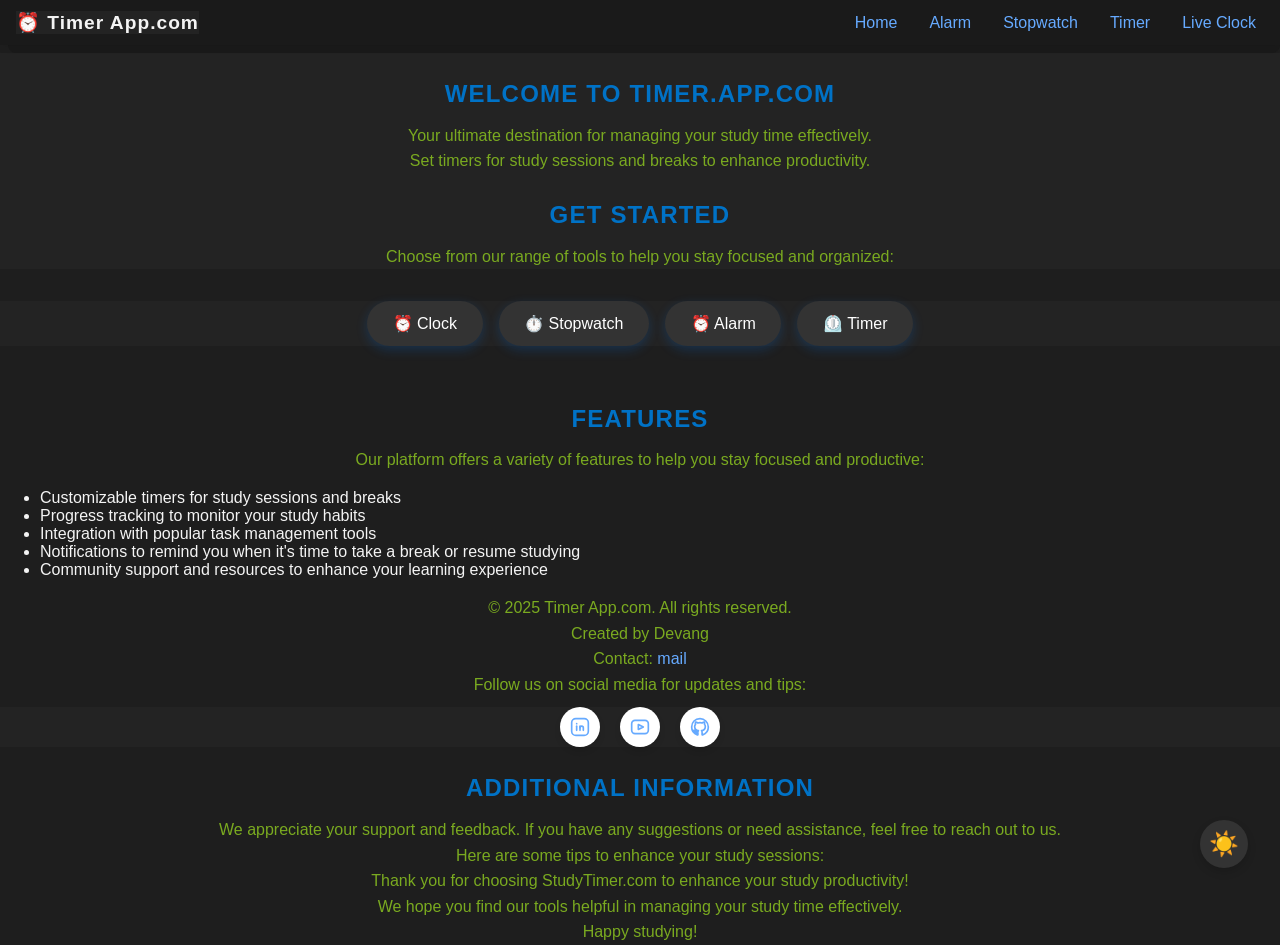
<file: index.html>
<!DOCTYPE html>
<html lang="en">
<head>
    <!-------------------
    Basic meta tags for character encoding and responsive layout
    --------------------------->
    <meta charset="UTF-8">
    <meta name="viewport" content="width=device-width, initial-scale=1.0">    
    
    <!-------------------
    Page Title and SEO Metadata
    --------------------------->
    <title>homepage</title>
    <meta name="author" content="Devang">
    <meta name="description" content="Timer.App.com - Your ultimate destination for managing your study time effectively. Set timers for study sessions and breaks to enhance productivity.">
    <meta name="keywords" content="study timer, productivity, time management, study sessions, breaks, focus, organization">

    <!----------------------
    Link to external stylesheet 
    --------------------------->
    <link rel="stylesheet" href="homepage.css">
</head>
<body>

<!---------------------
Top navigation bar with logo and page links 
--------------------------->
    <nav class="navbar">
        <div class="navbar-brand">⏰ Timer App.com</div>
        <ul class="navbar-links">
            <li><a href="index.html">Home</a></li>
            <li><a href="alarm.html">Alarm</a></li>
            <li><a href="stopwatch.html">Stopwatch</a></li>
            <li><a href="timer.html">Timer</a></li>
            <li><a href="liveclock.html">Live Clock</a></li>
        </ul>
    </nav>

    <!-----------------
    Breadcrumb navigation for better user orientation 
    --------------------------->
    <nav class="breadcrumb-nav" aria-label="Breadcrumb" style="margin: 1.2rem 0 0 0.5rem;">
        <ol class="breadcrumb">
            <li><a href="index.html">Home</a></li>
        </ol>
    </nav>

    <!-----------------------------
    Introduction section with welcome message and overview 
    --------------------------->
    <div class="container" id>
        <h1>Welcome to Timer.App.com</h1>
        <p>Your ultimate destination for managing your study time effectively.</p>
        <p>Set timers for study sessions and breaks to enhance productivity.</p>
        <h2>Get Started</h2>
        <p>Choose from our range of tools to help you stay focused and organized:</p>
    </div>

    <!------------------------------------
    Buttons linking to available time management tools 
    ------------------------------------>
    <div class="tool-buttons">
        <a href="liveclock.html"><button>⏰ Clock</button></a>
        <a href="stopwatch.html"><button>⏱️ Stopwatch</button></a>
        <a href="alarm.html"><button>⏰ Alarm</button></a>
        <a href="timer.html"><button>⏲️ Timer</button></a>
    </div>

    <!-------------------------
    Features list section describing what the platform offers 
    --------------------------->
    <h2>Features</h2>
    <p>Our platform offers a variety of features to help you stay focused and productive:</p>
    <ul>
        <li>Customizable timers for study sessions and breaks</li>
        <li>Progress tracking to monitor your study habits</li>
        <li>Integration with popular task management tools</li>
        <li>Notifications to remind you when it's time to take a break or resume studying</li>
        <li>Community support and resources to enhance your learning experience</li>
    </ul>

</div>

</body>

    <!--------------------------
    Footer section with contact information and social links
    --------------------------->
    <footer class="footer">
        <p>&copy; 2025 Timer App.com. All rights reserved.</p>
        <p>Created by Devang</p>
        <p>Contact: <a href="mailto:devangworkid@gmail.com">mail</a></p>

        <!----------------------
        Social media links with icons and tooltips
        --------------------------->
        <p>Follow us on social media for updates and tips:</p>
    
        <div class="social-icons">

            <!--------------------------
            LinkedIn
            --------------------------->
            <a href="https://www.linkedin.com/in/devang-Singh-41642a366" class="social-icon" target="_blank" rel="noopener">
                <span class="tooltip">LinkedIn</span>
                <svg xmlns="http://www.w3.org/2000/svg" viewBox="0 0 24 24" fill="none" stroke="currentColor" stroke-width="2" stroke-linecap="round" stroke-linejoin="round" class="feather feather-linkedin">
                    <rect x="2" y="2" width="20" height="20" rx="5" ry="5"></rect>
                    <line x1="8" y1="11" x2="8" y2="16"></line>
                    <line x1="8" y1="8" x2="8" y2="8"></line>
                    <line x1="12" y1="16" x2="12" y2="11"></line>
                    <path d="M16 16v-3a2 2 0 0 0-4 0"></path>
                </svg>
            </a>

            <!--------------------------
            YouTube
            --------------------------->
            <a href="https://www.youtube.com/@script_dev-e3i" class="social-icon" target="_blank" rel="noopener">
                <span class="tooltip">YouTube</span>
                <svg xmlns="http://www.w3.org/2000/svg" viewBox="0 0 24 24" fill="none" stroke="currentColor" stroke-width="2" stroke-linecap="round" stroke-linejoin="round" class="feather feather-youtube">
                    <rect x="2" y="4" width="20" height="16" rx="4" ry="4"></rect>
                    <polygon points="10 9 16 12 10 15 10 9"></polygon>
                </svg>
            </a>
            <!--------------------------
            Github
            --------------------------->
            <a href="https://github.com/Devangdaksh" class="social-icon" target="_blank" rel="noopener">
                <span class="tooltip">GitHub</span>
                <svg xmlns="http://www.w3.org/2000/svg" viewBox="0 0 24 24" fill="none" stroke="currentColor" stroke-width="2" stroke-linecap="round" stroke-linejoin="round" class="feather feather-github">
                    <path d="M12 2C6.13 2 2 6.13 2 12c0 4.42 2.87 8.17 6.84 9.5.5.09.66-.22.66-.48 0-.24-.01-.87-.01-1.7-2.78.6-3.37-1.34-3.37-1.34-.45-1.16-1.1-1.47-1.1-1.47-.9-.62.07-.61.07-.61 1 .07 1.53 1.03 1.53 1.03.89 1.52 2.34 1.08 2.91.83.09-.65.35-1.08.63-1.33-2.22-.25-4.56-1.11-4.56-4.95 0-1.09.39-1.98 1.03-2.68-.1-.25-.45-1.27.1-2.65 0 0 .84-.27 2.75 1.02A9.56 9.56 0 0 1 12 6.8c.85.004 1.71.115 2.51.337 1.91-1.29 2.75-1.02 2.75-1.02.55 1.38.2 2.4.1 2.65.64.7 1.03 1.59 1.03 2.68 0 3.85-2.34 4.7-4.57 4.95.36.31.68.92.68 1.85 0 1.33-.01 2.41-.01 2.74 0 .27.16.58.67.48A10.01 10.01 0 0 0 22 12c0-5.87-4.73-10-10-10z"/>
                </svg>
            </a>
        </div>
        </p>
    </footer>

    <!--------------------------
    Additional information section with thank you message and study tips
    --------------------------->
    <h2>Additional Information</h2>
    <p>We appreciate your support and feedback. If you have any suggestions or need assistance, feel free to reach out to us.</p>
    <p>Here are some tips to enhance your study sessions:</p>
    <p>Thank you for choosing StudyTimer.com to enhance your study productivity!</p>
    <p>We hope you find our tools helpful in managing your study time effectively.</p>
    <p>Happy studying!</p>

    <!--------------------------------
    Theme toggle button for switching dark/light mode
    --------------------------->
    <button class="theme-toggle-btn" id="darkModeToggle" title="Toggle dark mode">🌙</button>

    <!------------------------------ 
    JavaScript file for homepage functionality 
     --------------------------->
    <script src="homepage.js"></script>
</html>
</file>
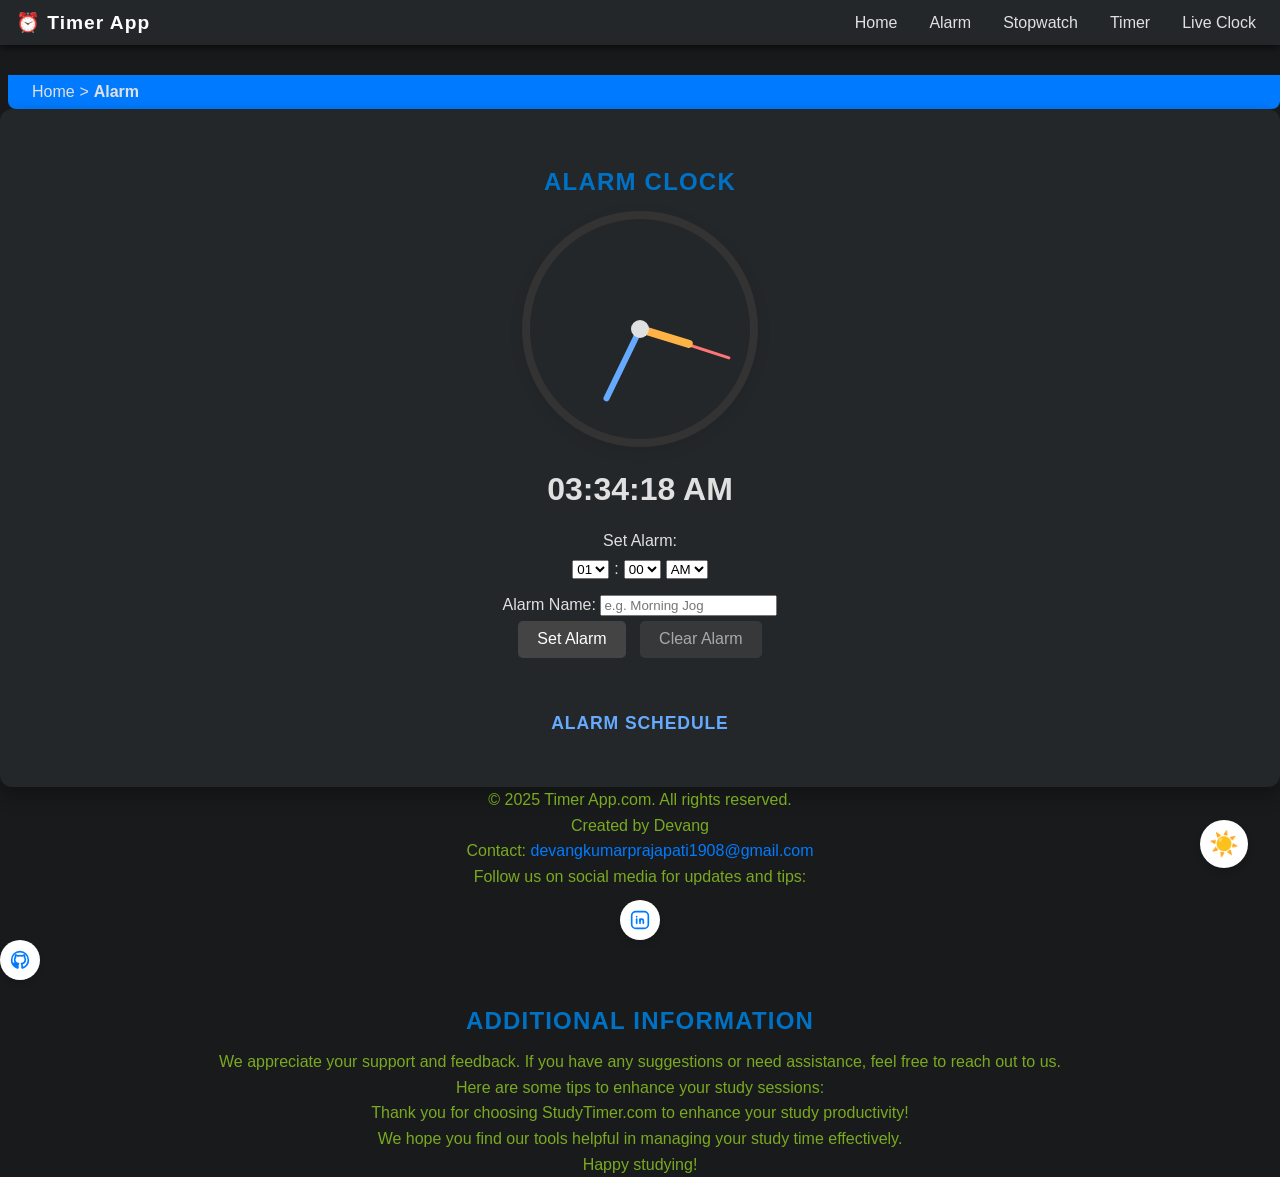
<file: alarm.html>
<!DOCTYPE html>
<html lang="en">
<head>
    <!---------------
    Basic meta tags for character encoding and responsive layout 
    ------------------>
    <meta charset="UTF-8">
    <meta name="viewport" content="width=device-width, initial-scale=1.0">    

    <!-------------------
    Page Title and SEO Metadata
    ------------------>
    <title>Alarm Clock</title>
    <meta name="author" content="Devang">
    <meta name="description" content="Alarm Clock - Set alarms and wake up on time.">
    <meta name="keywords" content="alarm clock, wake up, time, productivity">

    <!--------------
    External Stylesheet and Favicon
    ------------------>
    <link rel="stylesheet" href="alarm.css">
    <link rel="icon" href="favicon.ico" type="image/x-icon">
</head>

<body>

    <!--------------
    Top Navigation Bar 
    ------------------>
    <nav class="navbar">
        <div class="navbar-brand">⏰ Timer App</div>
        <ul class="navbar-links">
            <li><a href="index.html">Home</a></li>
            <li><a href="alarm.html">Alarm</a></li>
            <li><a href="stopwatch.html">Stopwatch</a></li>
            <li><a href="timer.html">Timer</a></li>
            <li><a href="liveclock.html">Live Clock</a></li>
        </ul>
    </nav>

    <!--------------
    -Breadcrumb Navigation for Contextual Page Trail 
    ------------------->
    <nav class="breadcrumb-nav" aria-label="Breadcrumb" style="margin: 1.2rem 0 0 0.5rem;">
        <ol class="breadcrumb">
            <li><a href="index.html">Home</a></li>
            <li>&gt;</li>
            <li><a href="alarm.html">Alarm</a></li>
        </ol>
    </nav>

    <!---------------
    Main Container for Alarm Clock UI 
    --------------------->
    <div class="container">

        <h1>Alarm Clock</h1>
        <!---------------
        Toggle Button for Dark Mode
        ------------------->
        <button class="dark-toggle-btn" id="darkModeToggle">🌙</button>

        <!-----------------
        Clock Display: Both Analog and Digital
        ------------------>
        <div class="timer-container">

            <!-----------------
            Analog Clock Layout with Hands
            ------------------->
            <div id="analogClock" class="analog-clock">
                <div class="hand hour" id="hourHand"></div>
                <div class="hand minute" id="minuteHand"></div>
                <div class="hand second" id="secondHand"></div>
                <div class="center-dot"></div>
            </div>

            <!-----------------
            Digital Clock Display
            ------------------->
            <div id="clockDisplay" class="timer-display">00:00:00</div>
        </div>

        <!---------------------
        Alarm Input Section
        --------------------->
        <div class="alarm-set">
            <label for="alarmTime">Set Alarm:</label>
            <input type="time" id="alarmTime" required>
        </div>

        <!-------------
        Input Field for Naming the Alarm
        ------------------->
        <div style="margin-top: 0.5rem;">
            <label for="alarmLabel">Alarm Name:</label>
            <input type="text" id="alarmLabel" placeholder="e.g. Morning Jog">
        </div>

        <!----------------
        Buttons to Set and Clear the Alarm
        ------------------------->
        <div class="controls">
            <button id="setAlarmBtn">Set Alarm</button>
            <button id="clearAlarmBtn" disabled>Clear Alarm</button>
        </div>

        <!------------------
        Dynamic Status Message for Alarm
        ------------------->
        <div id="alarmStatus"></div>

        <!------------------
        Scheduled Alarms List
        ------------------->
        <div id="alarmSchedule" class="alarm-schedule">
            <h3>Alarm Schedule</h3>
            <ul id="alarmList"></ul>
        </div>

        <!------------------
        Modal Popup when Alarm Rings
        ------------------->
        <div id="alarmModal" class="modal">
            <div class="modal-content">
                <h2>⏰ Alarm Ringing!</h2>
                <p id="modalLabel"></p>
                <button id="stopAlarmBtn">Stop Alarm</button>
            </div>
        </div>
    </div>

    <!---------------------
    Audio Elements for Alarm and Background Music
    ------------------->
    <audio id="alarmSound" src="https://www.soundjay.com/misc/sounds/bell-ringing-05.mp3" preload="auto"></audio>
    <audio id="backgroundMusic" src="https://www.soundhelix.com/examples/mp3/SoundHelix-Song-1.mp3" preload="auto"></audio>
</body>
    <!--------------------------
    Footer section with contact information and social links
    --------------------------->
    <footer class="footer">
        <p>&copy; 2025 Timer App.com. All rights reserved.</p>
        <p>Created by Devang</p>
        <p>Contact: <a href="mailto:devangkumarprajapati1908@gmail.com">devangkumarprajapati1908@gmail.com</a></p>

        <!----------------------
        Social media links with icons and tooltips
        --------------------------->
        <p>Follow us on social media for updates and tips:</p>
    
        <div class="social-icons">

            <!--------------------------
            LinkedIn
            --------------------------->
            <a href="https://www.linkedin.com/in/devang-Singh-41642a366" class="social-icon" target="_blank" rel="noopener">
                <span class="tooltip">LinkedIn</span>
                <svg xmlns="http://www.w3.org/2000/svg" viewBox="0 0 24 24" fill="none" stroke="currentColor" stroke-width="2" stroke-linecap="round" stroke-linejoin="round" class="feather feather-linkedin">
                    <rect x="2" y="2" width="20" height="20" rx="5" ry="5"></rect>
                    <line x1="8" y1="11" x2="8" y2="16"></line>
                    <line x1="8" y1="8" x2="8" y2="8"></line>
                    <line x1="12" y1="16" x2="12" y2="11"></line>
                    <path d="M16 16v-3a2 2 0 0 0-4 0"></path>
                </svg>
            </a>
        </div>
        </p>
            <!--------------------------
            Github
            --------------------------->
            <a href="https://github.com/Devangdaksh" class="social-icon" target="_blank" rel="noopener">
                <span class="tooltip">GitHub</span>
                <svg xmlns="http://www.w3.org/2000/svg" viewBox="0 0 24 24" fill="none" stroke="currentColor" stroke-width="2" stroke-linecap="round" stroke-linejoin="round" class="feather feather-github">
                    <path d="M12 2C6.13 2 2 6.13 2 12c0 4.42 2.87 8.17 6.84 9.5.5.09.66-.22.66-.48 0-.24-.01-.87-.01-1.7-2.78.6-3.37-1.34-3.37-1.34-.45-1.16-1.1-1.47-1.1-1.47-.9-.62.07-.61.07-.61 1 .07 1.53 1.03 1.53 1.03.89 1.52 2.34 1.08 2.91.83.09-.65.35-1.08.63-1.33-2.22-.25-4.56-1.11-4.56-4.95 0-1.09.39-1.98 1.03-2.68-.1-.25-.45-1.27.1-2.65 0 0 .84-.27 2.75 1.02A9.56 9.56 0 0 1 12 6.8c.85.004 1.71.115 2.51.337 1.91-1.29 2.75-1.02 2.75-1.02.55 1.38.2 2.4.1 2.65.64.7 1.03 1.59 1.03 2.68 0 3.85-2.34 4.7-4.57 4.95.36.31.68.92.68 1.85 0 1.33-.01 2.41-.01 2.74 0 .27.16.58.67.48A10.01 10.01 0 0 0 22 12c0-5.87-4.73-10-10-10z"/>
                </svg>
            </a>
        </div>
        </p>
    </footer>

    <!--------------------------
    Additional information section with thank you message and study tips
    --------------------------->
    <h2>Additional Information</h2>
    <p>We appreciate your support and feedback. If you have any suggestions or need assistance, feel free to reach out to us.</p>
    <p>Here are some tips to enhance your study sessions:</p>
    <p>Thank you for choosing StudyTimer.com to enhance your study productivity!</p>
    <p>We hope you find our tools helpful in managing your study time effectively.</p>
    <p>Happy studying!</p>

    <!------------------------------ 
    JavaScript file for homepage functionality 
     --------------------------->
    <script src="alarm.js"></script>
</html>
</file>
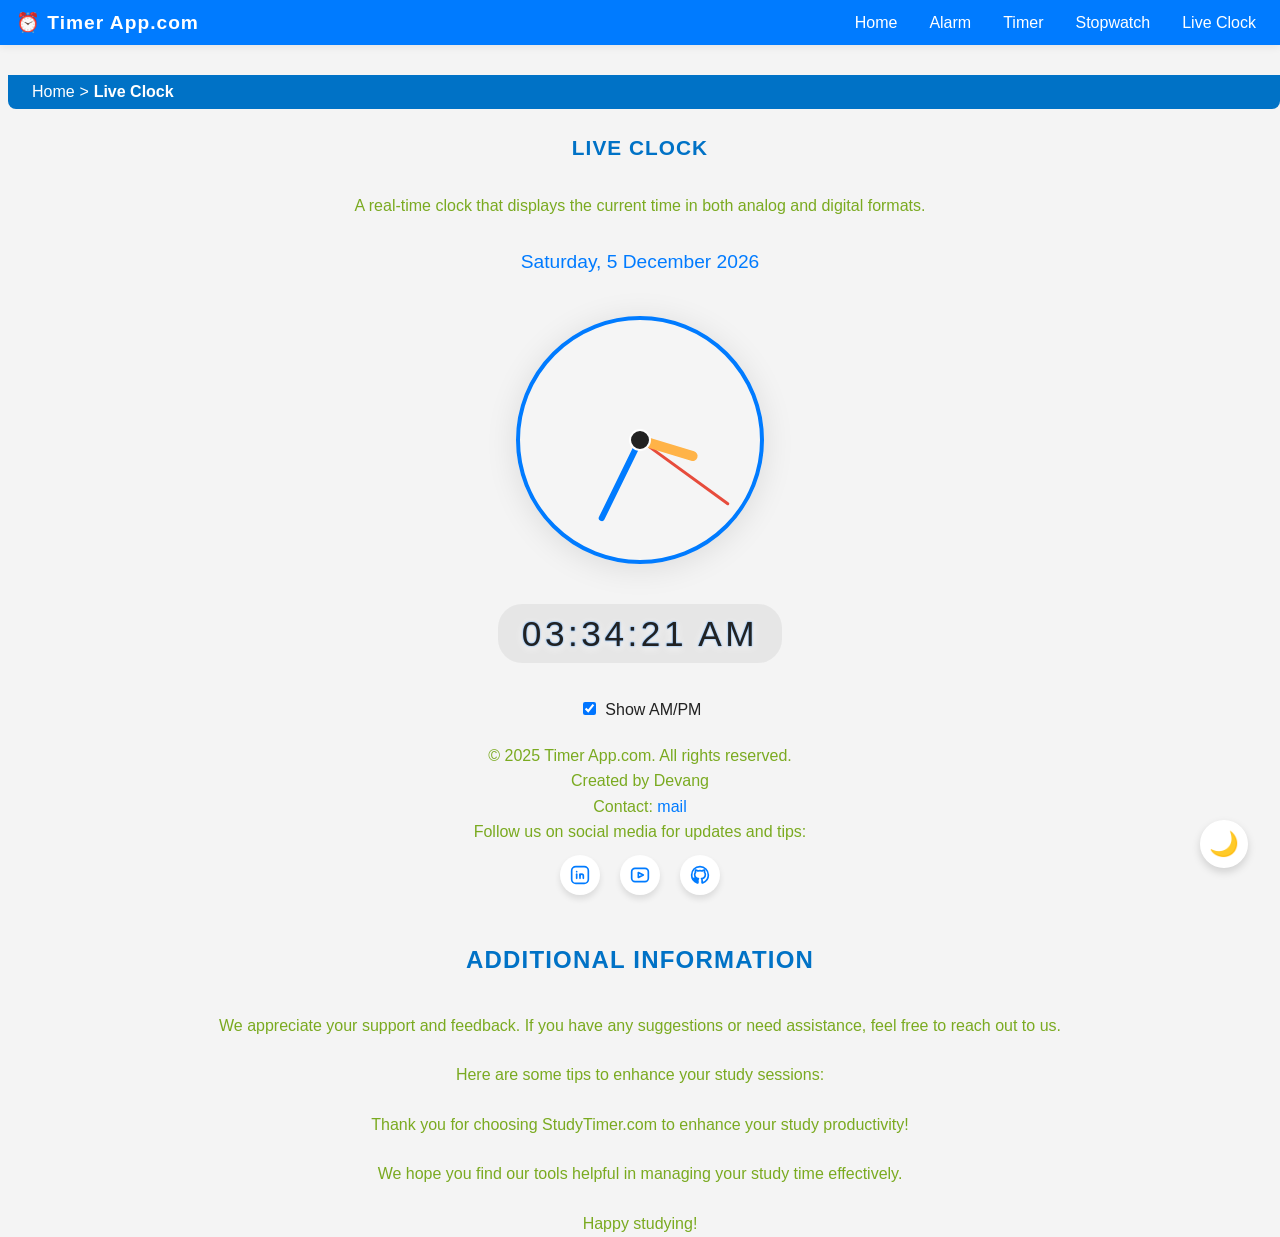
<file: liveclock.html>
<!DOCTYPE html>
<html lang="en">
<head>

    <!---------------
    Basic meta tags for character encoding and responsive layout 
    ------------------>
    <meta charset="UTF-8">
    <meta name="viewport" content="width=device-width, initial-scale=1.0">    

    <!-------------------
    Page Title and SEO Metadata
    ------------------>
    <title>Document</title>
    <meta name="author" content="Devang">
    <meta name="description" content="StudyTimer.com - Your ultimate destination for managing your study time effectively. Set timers for study sessions and breaks to enhance productivity.">
    <meta name="keywords" content="study timer, productivity, time management, study sessions, breaks, focus, organization">

        <!--------------
    External Stylesheet 
    ------------------>
    <link rel="stylesheet" href="liveclock.css">
</head>
<body>   
<!-- ----------------------------
    Navigation Bar
    ---------------------------->

    <nav class="navbar">
        <div class="navbar-brand">⏰ Timer App.com</div>
        <ul class="navbar-links">
            <li><a href="index.html">Home</a></li>
            <li><a href="alarm.html">Alarm</a></li>
            <li><a href="timer.html">Timer</a></li>
            <li><a href="stopwatch.html">Stopwatch</a></li>
            <li><a href="liveclock.html">Live Clock</a></li>
        </ul>
    </nav>
<!--------------------------
     Breadcrumb navigation
--------------------------->
    <nav class="breadcrumb-nav" aria-label="Breadcrumb" style="margin: 1.2rem 0 0 0.5rem;">
        <ol class="breadcrumb">
            <li><a href="index.html">Home</a></li>
            <li>&gt;</li>
            <li><a href="liveclock.html">Live Clock </a></li>
        </ol>
    </nav>
<!-------------------------
    Dark Mode Toggle Button
--------------------------->

    <button class="dark-toggle-btn" id="darkModeToggle">🌙</button>
<!-- ----------------------------
    Clock Display
    ---------------------------->
    <h1 class="clock-title">Live Clock</h1>
    <p class="clock-description">A real-time clock that displays the current time in both analog and digital formats.</p>
    <div class="clock-container">
        <div class="date-display" id="dateDisplay">Monday, 1 January 2024</div>
        <div class="analog-clock" id="analogClock">
            <div class="hand hour" id="hourHand"></div>
            <div class="hand minute" id="minuteHand"></div>
            <div class="hand second" id="secondHand"></div>
            <div class="center-dot"></div>
        </div>
        <!------------------------
            Analog Clock Display
           Digital Clock Display
        ------------------------->
        <div class="digital-clock" id="digitalClock">00:00:00</div>
        <!------------------------
            AM/PM Toggle
        ------------------------->
        <div class="am-pm-toggle">
            <label>
                <input type="checkbox" id="ampmToggle" checked>
                Show AM/PM
            </label>
        </div>
</body>
<!--------------------------
    Footer section with contact information and social links
    --------------------------->
    <!--------------------------
    Footer section with contact information and social links
    --------------------------->
    <footer class="footer">
        <p>&copy; 2025 Timer App.com. All rights reserved.</p>
        <p>Created by Devang</p>
        <p>Contact: <a href="mailto:devangworkid@gmail.com">mail</a></p>

        <!----------------------
        Social media links with icons and tooltips
        --------------------------->
        <p>Follow us on social media for updates and tips:</p>
    
        <div class="social-icons">

            <!--------------------------
            LinkedIn
            --------------------------->
            <a href="https://www.linkedin.com/in/devang-Singh-41642a366" class="social-icon" target="_blank" rel="noopener">
                <span class="tooltip">LinkedIn</span>
                <svg xmlns="http://www.w3.org/2000/svg" viewBox="0 0 24 24" fill="none" stroke="currentColor" stroke-width="2" stroke-linecap="round" stroke-linejoin="round" class="feather feather-linkedin">
                    <rect x="2" y="2" width="20" height="20" rx="5" ry="5"></rect>
                    <line x1="8" y1="11" x2="8" y2="16"></line>
                    <line x1="8" y1="8" x2="8" y2="8"></line>
                    <line x1="12" y1="16" x2="12" y2="11"></line>
                    <path d="M16 16v-3a2 2 0 0 0-4 0"></path>
                </svg>
            </a>

            <!--------------------------
            YouTube
            --------------------------->
            <a href="https://www.youtube.com/@script_dev-e3i" class="social-icon" target="_blank" rel="noopener">
                <span class="tooltip">YouTube</span>
                <svg xmlns="http://www.w3.org/2000/svg" viewBox="0 0 24 24" fill="none" stroke="currentColor" stroke-width="2" stroke-linecap="round" stroke-linejoin="round" class="feather feather-youtube">
                    <rect x="2" y="4" width="20" height="16" rx="4" ry="4"></rect>
                    <polygon points="10 9 16 12 10 15 10 9"></polygon>
                </svg>
            </a>
            <!--------------------------
            Github
            --------------------------->
            <a href="https://github.com/Devangdaksh" class="social-icon" target="_blank" rel="noopener">
                <span class="tooltip">GitHub</span>
                <svg xmlns="http://www.w3.org/2000/svg" viewBox="0 0 24 24" fill="none" stroke="currentColor" stroke-width="2" stroke-linecap="round" stroke-linejoin="round" class="feather feather-github">
                    <path d="M12 2C6.13 2 2 6.13 2 12c0 4.42 2.87 8.17 6.84 9.5.5.09.66-.22.66-.48 0-.24-.01-.87-.01-1.7-2.78.6-3.37-1.34-3.37-1.34-.45-1.16-1.1-1.47-1.1-1.47-.9-.62.07-.61.07-.61 1 .07 1.53 1.03 1.53 1.03.89 1.52 2.34 1.08 2.91.83.09-.65.35-1.08.63-1.33-2.22-.25-4.56-1.11-4.56-4.95 0-1.09.39-1.98 1.03-2.68-.1-.25-.45-1.27.1-2.65 0 0 .84-.27 2.75 1.02A9.56 9.56 0 0 1 12 6.8c.85.004 1.71.115 2.51.337 1.91-1.29 2.75-1.02 2.75-1.02.55 1.38.2 2.4.1 2.65.64.7 1.03 1.59 1.03 2.68 0 3.85-2.34 4.7-4.57 4.95.36.31.68.92.68 1.85 0 1.33-.01 2.41-.01 2.74 0 .27.16.58.67.48A10.01 10.01 0 0 0 22 12c0-5.87-4.73-10-10-10z"/>
                </svg>
            </a>
        </div>
        </p>
    </footer>

    <!--------------------------
    Additional information section with thank you message and study tips
    --------------------------->
    <h2>Additional Information</h2>
    <p>We appreciate your support and feedback. If you have any suggestions or need assistance, feel free to reach out to us.</p>
    <p>Here are some tips to enhance your study sessions:</p>
    <p>Thank you for choosing StudyTimer.com to enhance your study productivity!</p>
    <p>We hope you find our tools helpful in managing your study time effectively.</p>
    <p>Happy studying!</p>

    <!------------------------------ 
    JavaScript file for homepage functionality 
     --------------------------->   
<script src="liveclock.js"></script>
</html>
</file>
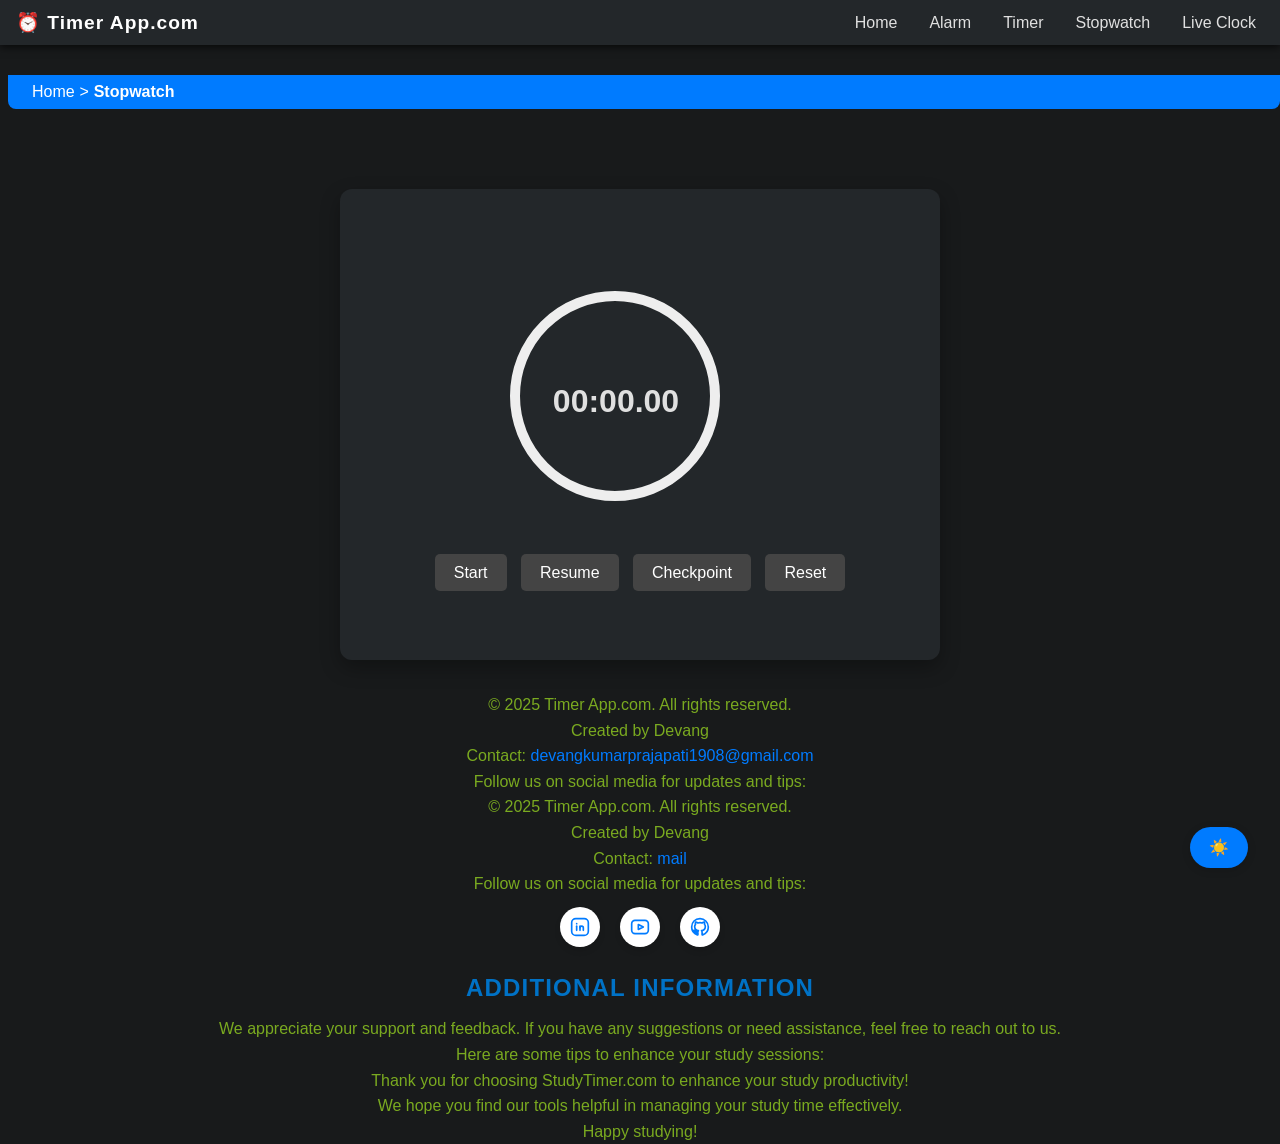
<file: stopwatch.html>
<!DOCTYPE html>
<html lang="en">
<head>

    <!-------------------------------
        Meta tags for responsiveness 
    -------------------------------->
    <meta charset="UTF-8">
    <meta name="viewport" content="width=device-width, initial-scale=1.0">   

    <!-------------------------------
        Page Title and SEO Metadata
    -------------------------------->
    <title>Document</title>
    <meta name="author" content="Devang">
    <meta name="description" content="StudyTimer.com - Your ultimate destination for managing your study time effectively. Set timers for study sessions and breaks to enhance productivity.">
    <meta name="keywords" content="study timer, productivity, time management, study sessions, breaks, focus, organization">

    <!-------------------------------
        External CSS File Link
    -------------------------------->
    <link rel="stylesheet" href="stopwatch.css">
</head>
<body>

    <!-------------------------------
        Main Navigation Bar
    -------------------------------->
    <nav class="navbar">
        <div class="navbar-brand">⏰ Timer App.com</div>
        <ul class="navbar-links">
            <li><a href="index.html">Home</a></li>
            <li><a href="alarm.html">Alarm</a></li>
            <li><a href="timer.html">Timer</a></li>
            <li><a href="stopwatch.html">Stopwatch</a></li>
            <li><a href="liveclock.html">Live Clock</a></li>
        </ul>
    </nav>

    <!-------------------------------
        Breadcrumb Navigation Trail
    -------------------------------->
    <nav class="breadcrumb-nav" aria-label="Breadcrumb" style="margin: 1.2rem 0 0 0.5rem;">
        <ol class="breadcrumb">
            <li><a href="index.html">Home</a></li>
            <li>&gt;</li>
            <li><a href="stopwatch.html">Stopwatch</a></li>
        </ol>
    </nav>

    <!-------------------------------
        Stopwatch UI Container
    -------------------------------->
    <div class="container">
        <div class="timer-container">

            <!-------------------------------
                SVG Circular Timer Display
            -------------------------------->
            <svg class="timer-svg" width="250" height="250">
                <circle class="circle-bg" cx="125" cy="125" r="100" />
                <circle class="circle-hour" cx="125" cy="125" r="100" />
                <circle class="circle-minute" cx="125" cy="125" r="85" />
            </svg>

            <!-------------------------------
                Digital Time Display Area
            -------------------------------->
            <div id="timerDisplay" class="timer-display">00:00.00</div>
        </div>

        <!-------------------------------
            Stopwatch Control Buttons
        -------------------------------->
        <div class="controls">
            <button id="startBtn">Start</button>
            <button id="pauseBtn" disabled>Pause</button>
            <button id="checkpointBtn">Checkpoint</button>
            <button id="resetBtn">Reset</button>
        </div>

        <!-------------------------------
            Checkpoint List Display
        -------------------------------->
        <ul id="checkpointList" class="checkpoint-list"></ul>
    </div>

    <!-------------------------------
    Dark Mode Toggle Button
    -------------------------------->
    <button class="dark-toggle-btn" id="darkModeToggle">🌙</button>
</body>
    
    <!--------------------------
    Footer section with contact information and social links
    --------------------------->
    <footer class="footer">
        <p>&copy; 2025 Timer App.com. All rights reserved.</p>
        <p>Created by Devang</p>
        <p>Contact: <a href="mailto:devangkumarprajapati1908@gmail.com">devangkumarprajapati1908@gmail.com</a></p>

        <!----------------------
        Social media links with icons and tooltips
        --------------------------->
        <p>Follow us on social media for updates and tips:</p>
    
        <!--------------------------
    Footer section with contact information and social links
    --------------------------->
    <footer class="footer">
        <p>&copy; 2025 Timer App.com. All rights reserved.</p>
        <p>Created by Devang</p>
        <p>Contact: <a href="mailto:devangworkid@gmail.com">mail</a></p>

        <!----------------------
        Social media links with icons and tooltips
        --------------------------->
        <p>Follow us on social media for updates and tips:</p>
    
        <div class="social-icons">

            <!--------------------------
            LinkedIn
            --------------------------->
            <a href="https://www.linkedin.com/in/devang-Singh-41642a366" class="social-icon" target="_blank" rel="noopener">
                <span class="tooltip">LinkedIn</span>
                <svg xmlns="http://www.w3.org/2000/svg" viewBox="0 0 24 24" fill="none" stroke="currentColor" stroke-width="2" stroke-linecap="round" stroke-linejoin="round" class="feather feather-linkedin">
                    <rect x="2" y="2" width="20" height="20" rx="5" ry="5"></rect>
                    <line x1="8" y1="11" x2="8" y2="16"></line>
                    <line x1="8" y1="8" x2="8" y2="8"></line>
                    <line x1="12" y1="16" x2="12" y2="11"></line>
                    <path d="M16 16v-3a2 2 0 0 0-4 0"></path>
                </svg>
            </a>

            <!--------------------------
            YouTube
            --------------------------->
            <a href="https://www.youtube.com/@script_dev-e3i" class="social-icon" target="_blank" rel="noopener">
                <span class="tooltip">YouTube</span>
                <svg xmlns="http://www.w3.org/2000/svg" viewBox="0 0 24 24" fill="none" stroke="currentColor" stroke-width="2" stroke-linecap="round" stroke-linejoin="round" class="feather feather-youtube">
                    <rect x="2" y="4" width="20" height="16" rx="4" ry="4"></rect>
                    <polygon points="10 9 16 12 10 15 10 9"></polygon>
                </svg>
            </a>
            <!--------------------------
            Github
            --------------------------->
            <a href="https://github.com/Devangdaksh" class="social-icon" target="_blank" rel="noopener">
                <span class="tooltip">GitHub</span>
                <svg xmlns="http://www.w3.org/2000/svg" viewBox="0 0 24 24" fill="none" stroke="currentColor" stroke-width="2" stroke-linecap="round" stroke-linejoin="round" class="feather feather-github">
                    <path d="M12 2C6.13 2 2 6.13 2 12c0 4.42 2.87 8.17 6.84 9.5.5.09.66-.22.66-.48 0-.24-.01-.87-.01-1.7-2.78.6-3.37-1.34-3.37-1.34-.45-1.16-1.1-1.47-1.1-1.47-.9-.62.07-.61.07-.61 1 .07 1.53 1.03 1.53 1.03.89 1.52 2.34 1.08 2.91.83.09-.65.35-1.08.63-1.33-2.22-.25-4.56-1.11-4.56-4.95 0-1.09.39-1.98 1.03-2.68-.1-.25-.45-1.27.1-2.65 0 0 .84-.27 2.75 1.02A9.56 9.56 0 0 1 12 6.8c.85.004 1.71.115 2.51.337 1.91-1.29 2.75-1.02 2.75-1.02.55 1.38.2 2.4.1 2.65.64.7 1.03 1.59 1.03 2.68 0 3.85-2.34 4.7-4.57 4.95.36.31.68.92.68 1.85 0 1.33-.01 2.41-.01 2.74 0 .27.16.58.67.48A10.01 10.01 0 0 0 22 12c0-5.87-4.73-10-10-10z"/>
                </svg>
            </a>
        </div>
        </p>
    </footer>

    <!--------------------------
    Additional information section with thank you message and study tips
    --------------------------->
    <h2>Additional Information</h2>
    <p>We appreciate your support and feedback. If you have any suggestions or need assistance, feel free to reach out to us.</p>
    <p>Here are some tips to enhance your study sessions:</p>
    <p>Thank you for choosing StudyTimer.com to enhance your study productivity!</p>
    <p>We hope you find our tools helpful in managing your study time effectively.</p>
    <p>Happy studying!</p>

    <!------------------------------ 
        JavaScript for Stopwatch Logic
    -------------------------------->
    <script src="stopwatch.js"></script>
</html>
</file>
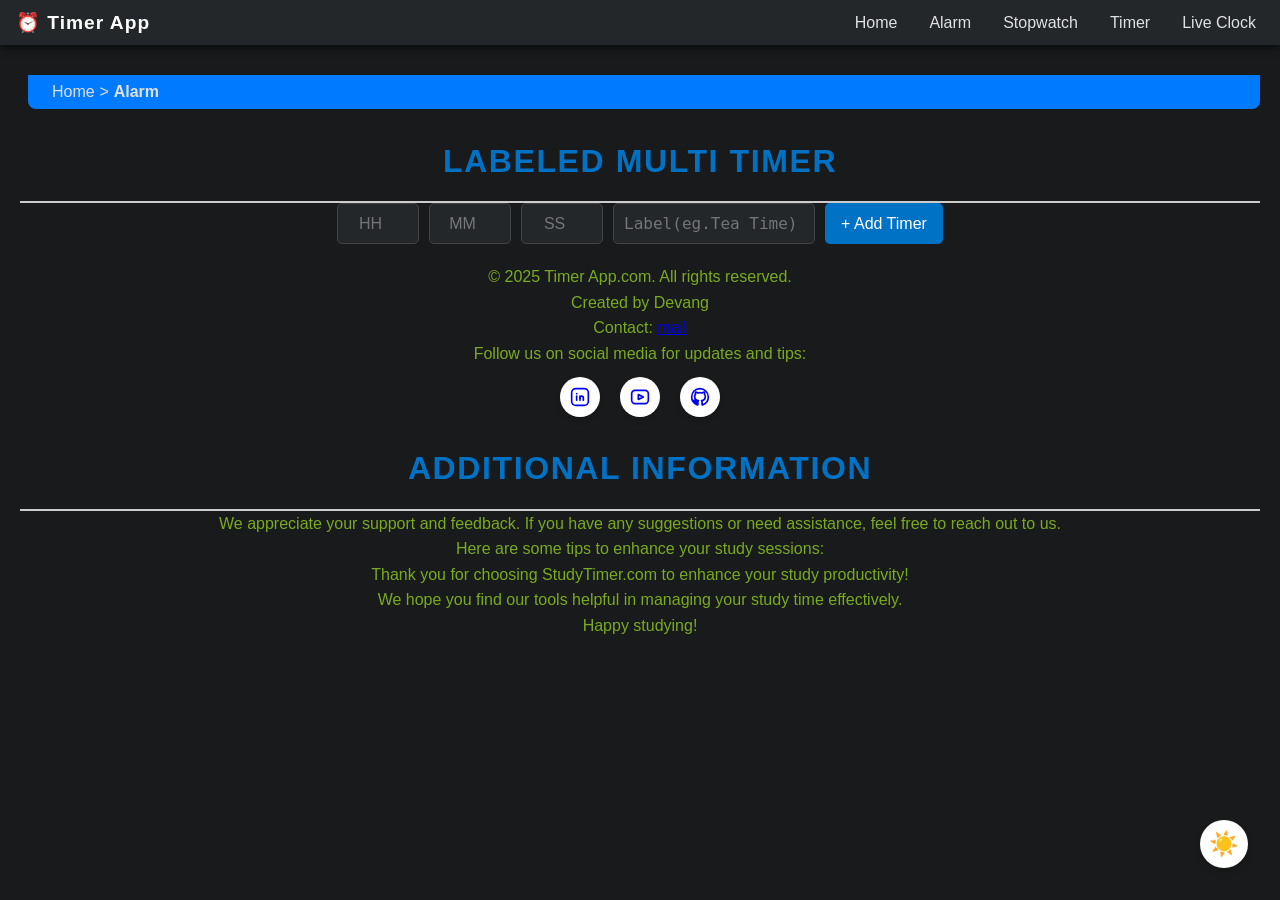
<file: timer.html>
<!DOCTYPE html>
<html lang="en">
<head>

    <!---------------
    Basic meta tags for character encoding and responsive layout 
    ------------------>
  <meta charset="UTF-8" />
  <meta name="viewport" content="width=device-width, initial-scale=1.0"/>
    <meta http-equiv="X-UA-Compatible" content="ie=edge" />
        <!-------------------
    Page Title and SEO Metadata
    ------------------>
  <title>Labeled Multi Timer</title>
    <meta name="author" content="devang">
    <meta name="description" content="A simple multi-timer with labels for each timer.">
    <meta name="keywords" content="timer, multi-timer, labeled timer, countdown, stopwatch">

    <!-------------------
    Link to external CSS for styling
    ------------------>
  <link rel="stylesheet" href="timer.css">
</head>
<body>
    <!-------------------
    Top Navigation Bar
    ------------------>
        <nav class="navbar">
        <div class="navbar-brand">⏰ Timer App</div>
        <ul class="navbar-links">
            <li><a href="index.html">Home</a></li>
            <li><a href="alarm.html">Alarm</a></li>
            <li><a href="stopwatch.html">Stopwatch</a></li>
            <li><a href="timer.html">Timer</a></li>
            <li><a href="liveclock.html">Live Clock</a></li>
        </ul>
    </nav>
    <!--------------
    -Breadcrumb Navigation for Contextual Page Trail 
    ------------------->
    <nav class="breadcrumb-nav" aria-label="Breadcrumb" style="margin: 1.2rem 0 0 0.5rem;">
        <ol class="breadcrumb">
            <li><a href="index.html">Home</a></li>
            <li>&gt;</li>
            <li><a href="timer.html">Alarm</a></li>
        </ol>
    </nav>
      <!---------------
        Toggle Button for Dark Mode
        ------------------->
        <button class="dark-toggle-btn" id="darkModeToggle">🌙</button>
    <!---------------
    Main Content Area
    ------------------->
  <h1>Labeled Multi Timer</h1>
    <!-------------------
    Input Row for Timer Configuration
    ------------------->
  <div class="input-row">
    <input type="number" id="hours" placeholder="HH" min="0" max="99">
    <input type="number" id="minutes" placeholder="MM" min="0" max="59">
    <input type="number" id="seconds" placeholder="SS" min="0" max="59">
    <textarea id="label" rows="1" placeholder="Label(eg.Tea Time)"></textarea>
    <button id="addTimer">+ Add Timer</button>
  </div>
    <!-------------------
        Container for Timers
        ------------------->
  <div class="timers" id="timersContainer"></div>
    <!-------------------
        Alarm Sound
        ------------------->
  <audio id="alarm" src="https://www.soundjay.com/button/beep-07.wav" preload="auto"></audio>

  </body>
      <!--------------------------
    Footer section with contact information and social links
    --------------------------->
    <!--------------------------
    Footer section with contact information and social links
    --------------------------->
    <footer class="footer">
        <p>&copy; 2025 Timer App.com. All rights reserved.</p>
        <p>Created by Devang</p>
        <p>Contact: <a href="mailto:devangworkid@gmail.com">mail</a></p>

        <!----------------------
        Social media links with icons and tooltips
        --------------------------->
        <p>Follow us on social media for updates and tips:</p>
    
        <div class="social-icons">

            <!--------------------------
            LinkedIn
            --------------------------->
            <a href="https://www.linkedin.com/in/devang-Singh-41642a366" class="social-icon" target="_blank" rel="noopener">
                <span class="tooltip">LinkedIn</span>
                <svg xmlns="http://www.w3.org/2000/svg" viewBox="0 0 24 24" fill="none" stroke="currentColor" stroke-width="2" stroke-linecap="round" stroke-linejoin="round" class="feather feather-linkedin">
                    <rect x="2" y="2" width="20" height="20" rx="5" ry="5"></rect>
                    <line x1="8" y1="11" x2="8" y2="16"></line>
                    <line x1="8" y1="8" x2="8" y2="8"></line>
                    <line x1="12" y1="16" x2="12" y2="11"></line>
                    <path d="M16 16v-3a2 2 0 0 0-4 0"></path>
                </svg>
            </a>

            <!--------------------------
            YouTube
            --------------------------->
            <a href="https://www.youtube.com/@script_dev-e3i" class="social-icon" target="_blank" rel="noopener">
                <span class="tooltip">YouTube</span>
                <svg xmlns="http://www.w3.org/2000/svg" viewBox="0 0 24 24" fill="none" stroke="currentColor" stroke-width="2" stroke-linecap="round" stroke-linejoin="round" class="feather feather-youtube">
                    <rect x="2" y="4" width="20" height="16" rx="4" ry="4"></rect>
                    <polygon points="10 9 16 12 10 15 10 9"></polygon>
                </svg>
            </a>
            <!--------------------------
            Github
            --------------------------->
            <a href="https://github.com/Devangdaksh" class="social-icon" target="_blank" rel="noopener">
                <span class="tooltip">GitHub</span>
                <svg xmlns="http://www.w3.org/2000/svg" viewBox="0 0 24 24" fill="none" stroke="currentColor" stroke-width="2" stroke-linecap="round" stroke-linejoin="round" class="feather feather-github">
                    <path d="M12 2C6.13 2 2 6.13 2 12c0 4.42 2.87 8.17 6.84 9.5.5.09.66-.22.66-.48 0-.24-.01-.87-.01-1.7-2.78.6-3.37-1.34-3.37-1.34-.45-1.16-1.1-1.47-1.1-1.47-.9-.62.07-.61.07-.61 1 .07 1.53 1.03 1.53 1.03.89 1.52 2.34 1.08 2.91.83.09-.65.35-1.08.63-1.33-2.22-.25-4.56-1.11-4.56-4.95 0-1.09.39-1.98 1.03-2.68-.1-.25-.45-1.27.1-2.65 0 0 .84-.27 2.75 1.02A9.56 9.56 0 0 1 12 6.8c.85.004 1.71.115 2.51.337 1.91-1.29 2.75-1.02 2.75-1.02.55 1.38.2 2.4.1 2.65.64.7 1.03 1.59 1.03 2.68 0 3.85-2.34 4.7-4.57 4.95.36.31.68.92.68 1.85 0 1.33-.01 2.41-.01 2.74 0 .27.16.58.67.48A10.01 10.01 0 0 0 22 12c0-5.87-4.73-10-10-10z"/>
                </svg>
            </a>
        </div>
        </p>
    </footer>


    <!--------------------------
    Additional information section with thank you message and study tips
    --------------------------->
    <h2>Additional Information</h2>
    <p>We appreciate your support and feedback. If you have any suggestions or need assistance, feel free to reach out to us.</p>
    <p>Here are some tips to enhance your study sessions:</p>
    <p>Thank you for choosing StudyTimer.com to enhance your study productivity!</p>
    <p>We hope you find our tools helpful in managing your study time effectively.</p>
    <p>Happy studying!</p>

  <!---------------
  javascript
  -->
  <script src="timer.js"></script>
</html>
</file>
<file: homepage.css>
/* -------------------------------------------
   BASE STYLES
------------------------------------------- */
body {
    font-family: 'Segoe UI', Tahoma, Geneva, Verdana, sans-serif;
    background-color: #f4f4f4;
    margin: 0;
    padding: 0;
    min-height: 100vh;
    box-sizing: border-box;
    transition: background 0.3s, color 0.3s;
}

h1, h2, h3, h4, h5, h6 {
    margin: 0;
    padding: 24px 0 12px 0;
    color: #0072c6;
    font-family: 'Segoe UI', Arial, sans-serif;
    font-size: 1.5rem;
    line-height: 1.4;
    text-transform: uppercase;
    letter-spacing: 0.05em;
    text-align: center;
}

p {
    text-align: center;
    font-family: 'Segoe UI', Arial, sans-serif;
    font-size: 1rem;
    margin: 0;
    padding: 0;
    line-height: 1.6;
    color: #7aaa20;
}

a {
    color: #007BFF;
    text-decoration: none;
    transition: color 0.2s;
}

/* -------------------------------------------
   FEATURE SECTION STYLING
------------------------------------------- */
.features-section {
    width: 80%;
    margin: 0 auto;
    text-align: center;
    padding: 2rem 0;
    background: #fff;
    border-radius: 8px;
    box-shadow: 0 4px 12px rgba(0, 0, 0, 0.1);
    box-sizing: border-box;
    transition: background 0.3s, color 0.3s;
    display: flex;
    flex-direction: column;
    align-items: center;
    justify-content: center;
    gap: 1.5rem;
}

/* -------------------------------------------
   NAVIGATION BAR (Fixed Top)
------------------------------------------- */
.navbar {
    width: 100vw;
    background: #007BFF;
    color: #fff;
    padding: 0.7rem 1rem;
    display: flex;
    align-items: center;
    justify-content: space-between;
    position: fixed;
    top: 0;
    left: 0;
    z-index: 100;
    box-shadow: 0 2px 8px rgba(0,0,0,0.07);
    box-sizing: border-box;
}

.navbar-brand {
    font-size: 1.2rem;
    font-weight: bold;
    letter-spacing: 1px;
    white-space: nowrap;
}

.navbar-links {
    list-style: none;
    display: flex;
    gap: 1rem;
    margin: 0;
    padding: 0;
    flex-wrap: wrap;
}

.navbar-links li {
    display: inline;
}

.navbar-links a {
    color: #fff;
    text-decoration: none;
    font-size: 1rem;
    padding: 0.2rem 0.5rem;
    border-radius: 4px;
    transition: color 0.2s ease , background 0.2s ease;
}

.navbar-links a:hover {
    color: #ffd700;
    background: rgba(255,255,255,0.1);
}

/* -------------------------------------------
   RESPONSIVE NAVIGATION
------------------------------------------- */
@media (max-width: 600px) {
    .navbar {
        flex-direction: column;
        align-items: flex-start;
        padding: 0.7rem 0.5rem;
    }

    .navbar-links {
        width: 100%;
        gap: 0.5rem;
        justify-content: flex-start;
    }

    .navbar-links a {
        font-size: 0.95rem;
        padding: 0.3rem 0.6rem;
    }
}

/* -------------------------------------------
   HEADER & BREADCRUMB NAVIGATION
------------------------------------------- */
.header {
    background: #007BFF;
    padding: 1.2rem 1.5rem 0.7rem 1.5rem;
    font-size: 1.7rem;
    font-weight: bold;
    letter-spacing: 1px;
    color: #fff;
}
.breadcrumb-nav {
    background: #007BFF;
    padding: 0.5rem 1.5rem;
    font-size: 1rem;
    border-radius: 0 0 8px 8px;
}

.breadcrumb {
    color: #fff;
    list-style: none;
    display: flex;
    align-items: center;
    gap: 0.3em;
    padding: 0;
    margin: 0;
}

.breadcrumb li:last-child {
    color: #ffd700;
    font-weight: bold;
}

.breadcrumb a {
    color: #fff;
    text-decoration: none;
}

.breadcrumb a:hover {
    text-decoration: underline;
    color: #ffd700;
}

/* Dark Mode Breadcrumb */
body.dark-mode .breadcrumb-nav {
    background: #007BFF;
}
body.dark-mode .breadcrumb li,
body.dark-mode .breadcrumb a {
    color: #e0e0e0;
}
body.dark-mode .breadcrumb li:last-child {
    color: #66aaff;
}

/* -------------------------------------------
   TOOL BUTTONS
------------------------------------------- */
.tool-buttons {
    display: flex;
    flex-wrap: wrap;
    justify-content: center;
    gap: 1rem;
    margin: 2rem 0;
}

.tool-buttons a {
    text-decoration: none;
}

.tool-buttons button {
    background-color: #007BFF;
    color: white;
    font-size: 1rem;
    padding: 0.8rem 1.6rem;
    border: none;
    border-radius: 1.5rem;
    box-shadow: 0 4px 12px rgba(0, 123, 255, 0.2);
    cursor: pointer;
    transition: background-color 0.3s ease, transform 0.2s ease, box-shadow 0.3s ease;
}

.tool-buttons button:hover {
    background-color: #0056b3;
    transform: translateY(-2px);
    box-shadow: 0 6px 16px rgba(0, 86, 179, 0.3);
}

.tool-buttons button:active {
    transform: translateY(0);
    box-shadow: 0 2px 8px rgba(0, 86, 179, 0.2);
}

/* -------------------------------------------
   SOCIAL MEDIA ICON STYLES
------------------------------------------- */
.social-icons {
    display: flex;
    align-items: center;
    gap: 20px;
    flex-wrap: wrap;
    justify-content: center;
    margin-top: 10px;
}

.social-icon {
    position: relative;
    display: inline-flex;
    align-items: center;
    justify-content: center;
    width: 40px;
    height: 40px;
    border-radius: 50%;
    background-color: white;
    box-shadow: 0 4px 6px rgba(0, 0, 0, 0.1);
    transition: transform 0.3s;
    cursor: pointer;
}

.social-icon:hover {
    transform: scale(1.1);
}

.social-icon svg {
    width: 20px;
    height: 20px;
}

.social-icon span.tooltip {
    position: absolute;
    bottom: 120%;
    left: 50%;
    transform: translateX(-50%);
    background-color: #e91e63;
    color: white;
    padding: 4px 10px;
    border-radius: 5px;
    font-size: 12px;
    white-space: nowrap;
    opacity: 0;
    pointer-events: none;
    transition: opacity 0.3s ease-in-out;
}

.social-icon:hover span.tooltip {
    opacity: 1;
}

.social-icon:hover svg {
    fill: #e91e63;
}

/* -------------------------------------------
   THEME TOGGLE BUTTON
------------------------------------------- */
.theme-toggle-btn {
    position: fixed;
    right: 2rem;
    bottom: 2rem;
    z-index: 1000;
    width: 48px;
    height: 48px;
    border-radius: 50%;
    background-color: #fff;
    color: #007BFF;
    font-size: 1.5rem;
    border: none;
    box-shadow: 0 4px 8px rgba(0,0,0,0.15);
    display: flex;
    align-items: center;
    justify-content: center;
    cursor: pointer;
    transition: background 0.3s, color 0.3s, box-shadow 0.3s;
}

.theme-toggle-btn:hover {
    background-color: #007BFF;
    color: #fff;
    box-shadow: 0 6px 16px rgba(0, 123, 255, 0.2);
}

/* -------------------------------------------
   DARK MODE STYLES
------------------------------------------- */
.container.dark-mode {
    background-color: #1e1e1e;
    color: #f4f4f4;
}

.container.dark-mode h1,
.container.dark-mode h2,
.container.dark-mode h3,
.container.dark-mode p {
    color: #f4f4f4;
}

.container.dark-mode a {
    color: #007BFF;
}

.container.dark-mode .navbar,
.container.dark-mode .breadcrumb-nav {
    background: #0072c6;
}

.container.dark-mode .tool-buttons button {
    background-color: #0056b3;
}

.container.dark-mode .tool-buttons button:hover {
    background-color: #007BFF;
}

.container.dark-mode .social-icon {
    background-color: #2c2c2c;
}

.container.dark-mode .social-icon:hover {
    background-color: #3a3a3a;
}

.container.dark-mode .social-icon span.tooltip {
    background-color: #333;
}

.container.dark-mode .theme-toggle-btn {
    background-color: #0056b3;
}

.container.dark-mode .theme-toggle-btn:hover {
    background-color: #007BFF;
}

body.dark-mode {
    background-color: #1e1e1e;
    color: #f4f4f4;
}

body.dark-mode a {
    color: #66aaff;
}

body.dark-mode .navbar,
body.dark-mode .breadcrumb-nav {
    background: #1a1a1a;
    color: #fff;
}

body.dark-mode .breadcrumb a {
    color: #ccc;
}

body.dark-mode .breadcrumb li:last-child {
    color: #ffd700;
}

body.dark-mode .tool-buttons button {
    background-color: #333;
    color: #fff;
}

body.dark-mode .tool-buttons button:hover {
    background-color: #555;
}

body.dark-mode .theme-toggle-btn {
    background-color: #333;
    color: #fff;
}

body.dark-mode .theme-toggle-btn:hover {
    background-color: #555;
}

body.dark-mode div {
    background-color: #232323;
    color: #f4f4f4;
}

/* -------------------------------------------
   PRINT STYLES
------------------------------------------- */
@media print {
    body {
        background-color: #fff;
        color: #000;
    }

    .navbar, .theme-toggle-btn {
        display: none !important;
    }

    .container {
        padding: 0;
    }

    h1, h2, h3, p {
        color: #000;
    }
}

/* -------------------------------------------
   RESPONSIVE LAYOUT (TABLET + MOBILE)
------------------------------------------- */
@media (max-width: 768px) {
    .container {
        padding: 1rem;
        text-align: center;
        max-width: 100vw;
        overflow-x: hidden;
    }

    .tool-buttons {
        flex-direction: column;
        gap: 1rem;
        align-items: center;
    }

    .tool-buttons button {
        width: 100%;
        max-width: 300px;
        font-size: 1.1rem;
        padding: 1rem;
    }

    .features-section {
        width: 100%;
        padding: 1rem 0.5rem;
    }

    .features-section ul {
        padding-left: 1.2rem;
        text-align: left;
    }

    .features-section li {
        position: relative;
        padding-left: 1.5rem;
    }

    .features-section li:before {
        content: '';
        position: absolute;
        left: 0;
        top: 0.6rem;
        width: 6px;
        height: 6px;
        border-radius: 50%;
        background: #007BFF;
    }
}

/*---------------- 
  Popup Overlay 
-----------------*/
.popup-overlay {
  position: fixed;
  top: 0;
  left: 0;
  width: 100%;
  height: 100%;
  background-color: rgba(0, 0, 0, 0.5);
  display: flex;
  align-items: center;
  justify-content: center;
  z-index: 9999;
}

/*---------------- 
  Popup Box 
-----------------*/
.popup-box {
  background: linear-gradient(to bottom right, #fda085, #f6d365);
  padding: 2rem;
  width: 90%;
  max-width: 400px;
  border-radius: 10px;
  text-align: center;
  position: relative;
  box-shadow: 0 10px 20px rgba(0, 0, 0, 0.3);
  font-family: sans-serif;
}

/*---------------- 
  Close Button 
-----------------*/
.close-btn {
  position: absolute;
  top: 10px;
  right: 15px;
  background: none;
  border: none;
  font-size: 24px;
  cursor: pointer;
}

/*---------------- 
  Action Button 
-----------------*/
.action-btn {
  margin-top: 1rem;
  background-color: white;
  border: 2px solid #333;
  padding: 0.75rem 1.5rem;
  font-weight: bold;
  font-size: 1rem;
  cursor: pointer;
  transition: background 0.3s;
}

.action-btn:hover {
  background-color: #f0f0f0;
}
</file>
<file: alarm.css>
/* ------------------
Base Styles 
---------------- */
body {
    font-family: 'Segoe UI', Tahoma, Geneva, Verdana, sans-serif;
    background-color: #f4f4f4;
    margin: 0;
    padding: 0;
    min-height: 100vh;
    box-sizing: border-box;
    transition: background 0.3s, color 0.3s;
    padding-top: 3.5rem;
}
h1, h2, h3, h4, h5, h6 {

    margin: 0;
    padding: 24px 0 12px 0; 
    color: #0072c6; 
    font-family: 'Segoe UI', Arial, sans-serif; 
    font-size: 1.5rem; 
    line-height: 1.4;
    text-transform: uppercase;
    letter-spacing: 0.05em; 
    text-align: center; 
}
p {
    text-align: center;
    font-family: 'Segoe UI', Arial, sans-serif;
    font-size: 1rem;
    margin: 0;
    padding: 0;
    line-height: 1.6;
    color: #7aaa20;
}
a {
    color: #007BFF;
    text-decoration: none;
    transition: color 0.2s;
}

/* --------------------
 Container Styling 
-------------------- */
.container {
    text-align: center;
    background: white;
    border-radius: 12px;
    padding: 2rem;
    box-shadow: 0 8px 20px rgba(0, 0, 0, 0.1);
}

/* --------------------
 Analog Clock Styles
-------------------- */
.timer-container {
    position: relative;
    display: inline-block;
    margin-bottom: 1.5rem;
}

.analog-clock {
    position: relative;
    width: 220px;
    height: 220px;
    border: 8px solid #eee;
    border-radius: 50%;
    margin: 0 auto 1.5rem auto;
    background: #fff;
    box-shadow: 0 4px 16px rgba(0,0,0,0.07);
}

.hand {
    position: absolute;
    left: 50%;
    bottom: 50%;
    transform-origin: bottom center;
    transform: translateX(-50%) rotate(0deg);
    border-radius: 6px;
}

.hand.hour {
    width: 8px;
    height: 55px;
    background: #ff8c00;
    z-index: 3;
}

.hand.minute {
    width: 6px;
    height: 80px;
    background: #007BFF;
    z-index: 2;
}

.hand.second {
    width: 3px;
    height: 95px;
    background: #e74c3c;
    z-index: 1;
}

.center-dot {
    position: absolute;
    width: 18px;
    height: 18px;
    background: #333;
    border-radius: 50%;
    left: 50%;
    top: 50%;
    transform: translate(-50%, -50%);
    z-index: 10;
}

/* --------------------
 Digital Clock Display
-------------------- */
.timer-display {
    margin-top: 1rem;
    font-size: 2rem;
    font-weight: bold;
    color: #333;
}

/* --------------------
 Controls Section
-------------------- */
.controls {
    margin-bottom: 1rem;
}

.controls button {
    background-color: #007BFF;
    color: white;
    border: none;
    padding: 0.6rem 1.2rem;
    margin: 0.3rem;
    border-radius: 5px;
    font-size: 1rem;
    cursor: pointer;
    transition: background 0.3s;
}

.controls button:hover:not(:disabled) {
    background-color: #0056b3;
}

.controls button:disabled {
    opacity: 0.6;
    cursor: not-allowed;
}

/* --------------------
 Alarm Input
-------------------- */
.alarm-set {
    margin-bottom: 1rem;
}

.alarm-set input[type="time"] {
    font-size: 1.1rem;
    padding: 0.3rem 0.6rem;
    border-radius: 5px;
    border: 1px solid #ccc;
}

/* --------------------
 Alarm Schedule List
-------------------- */
.alarm-schedule {
    margin-top: 1.5rem;
    text-align: left;
}

.alarm-schedule h3 {
    margin-bottom: 0.5rem;
    font-size: 1.1rem;
    color: #007BFF;
}

#alarmList {
    list-style: none;
    padding: 0;
    margin: 0;
}

#alarmList li {
    background: #f8f9fa;
    margin-bottom: 0.4rem;
    padding: 0.5rem 0.8rem;
    border-radius: 5px;
    font-size: 1rem;
    display: flex;
    justify-content: space-between;
    align-items: center;
}

#alarmList .remove-btn {
    background: #e74c3c;
    color: #fff;
    border: none;
    border-radius: 3px;
    padding: 0.2rem 0.6rem;
    cursor: pointer;
    font-size: 0.9rem;
}

#alarmList .remove-btn:hover {
    background: #c0392b;
}

/* --------------------
 Dark Mode Styling
-------------------- */
.dark-mode {
    background-color: #121212;
    color: #e0e0e0;
}

.dark-mode .container {
    background: #1e1e1e;
    box-shadow: 0 8px 20px rgba(0, 0, 0, 0.3);
}

.dark-mode .analog-clock {
    border-color: #333;
    background: #2c2c2c;
}

.dark-mode .hand {
    background: #e0e0e0;
}

.dark-mode .hand.hour {
    background: #ffb300;
}

.dark-mode .hand.minute {
    background: #3399ff;
}

.dark-mode .hand.second {
    background: #ff6666;
}

.dark-mode .center-dot {
    background: #e0e0e0;
}

.dark-mode .timer-display {
    color: #e0e0e0;
}

.dark-mode .controls button {
    background-color: #007BFF;
}

.dark-mode .controls button:hover:not(:disabled) {
    background-color: #0056b3;
}

.dark-mode .alarm-set input[type="time"] {
    background: #333;
    color: #e0e0e0;
    border: 1px solid #555;
}

.dark-mode #alarmList li {
    background: #2c2c2c;
    border: 1px solid #444;
}

.dark-mode #alarmList .remove-btn {
    background: #e74c3c;
}

.dark-mode #alarmList .remove-btn:hover {
    background: #c0392b;
}

/* ------------------
Additional body-specific dark styling 
--------------------------------*/
body.dark-mode {
    background-color: #181a1b;
    color: #e0e0e0;
}
body.dark-mode .container {
    background: #23272a;
}
body.dark-mode .analog-clock {
    background: #23272a;
}
body.dark-mode .timer-display {
    color: #e0e0e0;
}
body.dark-mode .controls button {
    background-color: #444;
}
body.dark-mode .controls button:hover:not(:disabled) {
    background-color: #222;
}
body.dark-mode .alarm-schedule h3 {
    color: #66aaff;
}
body.dark-mode #alarmList li {
    background: #23272a;
}
body.dark-mode #alarmList .remove-btn {
    background: #c0392b;
}
body.dark-mode #alarmList .remove-btn:hover {
    background: #a93226;
}
body.dark-mode .hand.hour {
    background: #ffb347;
}
body.dark-mode .hand.minute {
    background: #66aaff;
}
body.dark-mode .hand.second {
    background: #ff7675;
}
body.dark-mode .center-dot {
    background: #e0e0e0;
}

/* --------------------
 Navigation Bar (fixed at top)
-------------------- */
.navbar {
    width: 100vw;
    background: #007BFF;
    color: #fff;
    padding: 0.7rem 1rem;
    display: flex;
    align-items: center;
    justify-content: space-between;
    position: fixed;
    top: 0;
    left: 0;
    z-index: 100;
    box-shadow: 0 2px 8px rgba(0, 0, 0, 0.7);
    box-sizing: border-box;
}

.navbar-brand {
    font-size: 1.2rem;
    font-weight: bold;
    letter-spacing: 1px;
    white-space: nowrap;
}

.navbar-links {
    list-style: none;
    display: flex;
    gap: 1rem;
    margin: 0;
    padding: 0;
    flex-wrap: wrap;
}

.navbar-links li {
    display: inline;
}

.navbar-links a {
    color: #fff;
    text-decoration: none;
    font-size: 1rem;
    padding: 0.2rem 0.5rem;
    border-radius: 4px;
    transition: color 0.2s ease, background 0.2s ease;
}

.navbar-links a:hover {
    color: #ffd700;
    background: rgba(255,255,255,0.1);
}

/* ---------------------
Responsive Navbar
--------------------- */
@media (max-width: 600px) {
    .navbar {
        flex-direction: column;
        align-items: flex-start;
        padding: 0.7rem 0.5rem;
    }

    .navbar-links {
        width: 100%;
        gap: 0.5rem;
        justify-content: flex-start;
    }

    .navbar-links a {
        font-size: 0.95rem;
        padding: 0.3rem 0.6rem;
    }
}

/* --------------------
Dark Mode Navigation Styling
-------------------- */
body.dark-mode .navbar {
    background: #23272a;
}
body.dark-mode .navbar-links a {
    color: #e0e0e0;
}
body.dark-mode .navbar-links a:hover {
    color: #66aaff;
}

/* --------------------
header & Breadcrumb Navigation
-------------------- */
.header {
    background: #007BFF;
    padding: 1.2rem 1.5rem 0.7rem 1.5rem;
    font-size: 1.7rem;
    font-weight: bold;
    letter-spacing: 1px;
    color: #fff;
}
.breadcrumb-nav {
    background: #007BFF;
    padding: 0.5rem 1.5rem;
    font-size: 1rem;
    border-radius: 0 0 8px 8px;
}

.breadcrumb {
    color: #fff;
    list-style: none;
    display: flex;
    align-items: center;
    gap: 0.3em;
    padding: 0;
    margin: 0;
}

.breadcrumb li:last-child {
    color: #ffd700;
    font-weight: bold;
}

.breadcrumb a {
    color: #fff;
    text-decoration: none;
}

.breadcrumb a:hover {
    text-decoration: underline;
    color: #ffd700;
}

/* Dark Mode Breadcrumb */
body.dark-mode .breadcrumb-nav {
    background: #007BFF;
}
body.dark-mode .breadcrumb li,
body.dark-mode .breadcrumb a {
    color: #e0e0e0;
}
body.dark-mode .breadcrumb li:last-child {
    color: #66aaff;
}

/* --------------------
Dark Mode Toggle Button
-------------------- */
.dark-toggle-btn {
    position: fixed;
    right: 2rem;
    bottom: 2rem;
    z-index: 1000;
    width: 48px;
    height: 48px;
    border-radius: 50%;
    background-color: #fff;
    color: #007BFF;
    font-size: 1.5rem;
    border: none;
    box-shadow: 0 4px 8px rgba(0,0,0,0.15);
    display: flex;
    align-items: center;
    justify-content: center;
    cursor: pointer;
    transition: background 0.3s, color 0.3s, box-shadow 0.3s;
}

.dark-toggle-btn:hover {
    background: #0056b3;
}

/* -------------------------------------------
   SOCIAL MEDIA ICON STYLES
------------------------------------------- */
.social-icons {
    display: flex;
    align-items: center;
    gap: 20px;
    flex-wrap: wrap;
    justify-content: center;
    margin-top: 10px;
}

.social-icon {
    position: relative;
    display: inline-flex;
    align-items: center;
    justify-content: center;
    width: 40px;
    height: 40px;
    border-radius: 50%;
    background-color: white;
    box-shadow: 0 4px 6px rgba(0, 0, 0, 0.1);
    transition: transform 0.3s;
    cursor: pointer;
}

.social-icon:hover {
    transform: scale(1.1);
}

.social-icon svg {
    width: 20px;
    height: 20px;
}

.social-icon span.tooltip {
    position: absolute;
    bottom: 120%;
    left: 50%;
    transform: translateX(-50%);
    background-color: #e91e63;
    color: white;
    padding: 4px 10px;
    border-radius: 5px;
    font-size: 12px;
    white-space: nowrap;
    opacity: 0;
    pointer-events: none;
    transition: opacity 0.3s ease-in-out;
}

.social-icon:hover span.tooltip {
    opacity: 1;
}

.social-icon:hover svg {
    fill: #e91e63;
}

/* --------------------
MODAL STYLES
-------------------- */
.modal {
    display: none; /* Default hidden */
    position: fixed;
    top: 0; left: 0;
    width: 100vw; height: 100vh;
    background: rgba(0, 0, 0, 0.6);
    justify-content: center;
    align-items: center;
    z-index: 9999;
}

.modal-content {
    background: #fff;
    color: #000;
    padding: 2rem;
    border-radius: 10px;
    box-shadow: 0 0 10px rgba(0,0,0,0.25);
    text-align: center;
    max-width: 300px;
}

body.dark-mode .modal-content {
    background: #23272a;
    color: #e0e0e0;
}
</file>
<file: liveclock.css>
/* -------------------------------------------
   Base Styles
------------------------------------------- */
body {
    font-family: 'Segoe UI', Tahoma, Geneva, Verdana, sans-serif;
    background-color: #f4f4f4;
    margin: 0;
    padding: 0;
    min-height: 100vh;
    box-sizing: border-box;
    transition: background 0.3s, color 0.3s;
}
h1, h2, h3, h4, h5, h6 {

    margin: 0;
    padding: 24px 0 12px 0; /* Consistent spacing for headings */
    color: #0072c6; /* Primary heading color */
    font-family: 'Segoe UI', Arial, sans-serif; /* Consistent font for headings */
    font-size: 1.5rem; /* Default heading size */
    line-height: 1.4; /* Improved readability */
    text-transform: uppercase; /* Consistent heading style */
    letter-spacing: 0.05em; /* Slight letter spacing for headings */
    text-align: center; /* Centered headings for better layout */
}
p {
    text-align: center; /* Centered paragraphs for better layout */
    font-family: 'Segoe UI', Arial, sans-serif; /* Consistent font for paragraphs */
    font-size: 1rem; /* Default paragraph size */
    margin: 0;
    padding: 0;
    line-height: 1.6; /* Improved readability */
    color: #7aaa20; /* Dark text for better contrast */
}
a {
    color: #007BFF; /* Primary link color */
    text-decoration: none;
    transition: color 0.2s;
}
/* -------------------------------------------
   Navigation Bar (Fixed Top)
------------------------------------------- */
.navbar {
    width: 100vw;
    background: #007BFF; /* Blue background */
    color: #fff;
    padding: 0.7rem 1rem;
    display: flex;
    align-items: center;
    justify-content: space-between;
    position: fixed;
    top: 0;
    left: 0;
    z-index: 100;
    box-shadow: 0 2px 8px rgba(0,0,0,0.07);
    box-sizing: border-box;
}
.navbar-brand {
    font-size: 1.2rem;
    font-weight: bold;
    letter-spacing: 1px;
    white-space: nowrap;
}
.navbar-links {
    list-style: none;
    display: flex;
    gap: 1rem;
    margin: 0;
    padding: 0;
    flex-wrap: wrap;
}
.navbar-links li {
    display: inline;
}
.navbar-links a {
    color: #fff;
    text-decoration: none;
    font-size: 1rem;
    transition: color 0.2s;
    padding: 0.2rem 0.5rem;
    border-radius: 4px;
}
.navbar-links a:hover {
    color: #ffd700; /* Gold on hover */
    background: rgba(255,255,255,0.1);
}

/*--------------------------
Responsive styles for navbar (mobile screens) 
----------------------------*/
@media (max-width: 600px) {
    .navbar {
        flex-direction: column;
        align-items: flex-start;
        padding: 0.7rem 0.5rem;
    }
    .navbar-links {
        width: 100%;
        gap: 0.5rem;
        justify-content: flex-start;
    }
    .navbar-links a {
        font-size: 0.95rem;
        padding: 0.3rem 0.6rem;
    }
}

/*--------------------
Ensure body content doesn't hide behind fixed navbar 
------------------------------*/
body {
    padding-top: 3.5rem;
    box-sizing: border-box;
}

/* -------------------------------------------
   Page Header & Breadcrumb Navigation
------------------------------------------- */
.header {
    background: #0072c6;
    color: #fff;
    padding: 1.2rem 1.5rem 0.7rem 1.5rem;
    font-size: 1.7rem;
    font-weight: bold;
    letter-spacing: 1px;
}
.breadcrumb-nav {
    background: #0072c6;
    padding: 0.5rem 1.5rem;
    font-size: 1rem;
    border-radius: 0 0 8px 8px;
}
.breadcrumb {
    list-style: none;
    display: flex;
    align-items: center;
    gap: 0.3em;
    margin: 0;
    padding: 0;
}
.breadcrumb li {
    color: #fff;
}
.breadcrumb li:last-child {
    color: #ffd700; /* Highlight current page */
    font-weight: bold;
}
.breadcrumb a {
    color: #fff;
    text-decoration: none;
}
.breadcrumb a:hover {
    text-decoration: underline;
    color: #ffd700;
}

/* -------------------------------------------
   Main Clock Display Container
------------------------------------------- */
.main-content {
    max-width: 500px;
    margin: 2.5rem auto 0 auto;
    padding: 2rem 1rem 1.5rem 1rem;
    background: #f8fafd;
    border-radius: 12px;
    box-shadow: 0 2px 16px rgba(0,0,0,0.08);
    text-align: center;
}
.clock-title {
    font-size: 1.3rem;
    color: #0072c6;
    margin-bottom: 1.2rem;
    font-weight: bold;
}

/* -------------------------------------------
   Clock Layout Wrapper
------------------------------------------- */
.clock-container {
    display: flex;
    flex-direction: column;
    align-items: center;
    gap: 1.5rem;
    margin-top: 2rem;
}

/* -------------------------------------------
   Analog Clock Styles
------------------------------------------- */
.analog-clock {
    width: 240px;
    height: 240px;
    background: rgba(255,255,255,0.08);
    border-radius: 50%;
    border: 4px solid #007BFF;
    box-shadow: 0 4px 32px rgba(0,0,0,0.10);
    position: relative;
    margin-bottom: 0.5rem;
}
.hand {
    position: absolute;
    left: 50%;
    bottom: 50%;
    transform-origin: bottom center;
    transform: translateX(-50%) rotate(0deg);
    border-radius: 6px;
}
.hand.hour {
    width: 10px;
    height: 60px;
    background: #ffb347;
    z-index: 3;
}
.hand.minute {
    width: 6px;
    height: 90px;
    background: #007BFF;
    z-index: 2;
}
.hand.second {
    width: 3px;
    height: 110px;
    background: #e74c3c;
    z-index: 1;
}
.center-dot {
    position: absolute;
    width: 18px;
    height: 18px;
    background: #222;
    border-radius: 50%;
    left: 50%;
    top: 50%;
    transform: translate(-50%, -50%);
    z-index: 10;
    border: 2px solid #fff;
}

/* -------------------------------------------
   Digital Clock Display
------------------------------------------- */
.digital-clock {
    font-family: 'Segoe UI', Arial, sans-serif;
    font-size: 2.2rem;
    color: #222;
    text-shadow: 0 2px 8px #fff, 0 0 2px #007BFF;
    letter-spacing: 0.1em;
    background: rgba(0,0,0,0.06);
    padding: 0.6rem 1.5rem;
    border-radius: 1.5rem;
    margin-top: 0.5rem;
    user-select: none;
    transition: background 0.3s, color 0.3s;
}

/* -------------------------------------------
   Date and Location Text
------------------------------------------- */
.date-display {
    font-size: 1.2rem;
    color: #007BFF;
    margin-bottom: 1.2rem;
    font-weight: 500;
    text-align: center;
}
body.dark-mode .date-display {
    color: #66aaff;
}
.location-display {
    font-size: 1.1rem;
    color: #007BFF;
    margin-top: 1.2rem;
    text-align: center;
}
body.dark-mode .location-display {
    color: #66aaff;
}

/* -------------------------------------------
   AM/PM Toggle Control
------------------------------------------- */
.am-pm-toggle {
    margin-top: 0.7rem;
    font-size: 1rem;
    color: #222;
}
body.dark-mode .am-pm-toggle {
    color: #e0e0e0;
}
.am-pm-toggle input[type="checkbox"] {
    margin-right: 0.4em;
}

/* -------------------------------------------
   Dark Mode Styles
------------------------------------------- */
body.dark-mode {
    background: #181a1b;
    color: #e0e0e0;
}
body.dark-mode .navbar {
    background: #23272a;
    color: #e0e0e0;
}
body.dark-mode .navbar-links a {
    color: #e0e0e0;
}
body.dark-mode .navbar-links a:hover {
    color: #66aaff;
}
body.dark-mode .analog-clock {
    background: #23272a;
    border-color: #333;
}
body.dark-mode .hand.hour {
    background: #ffb347;
}
body.dark-mode .hand.minute {
    background: #66aaff;
}
body.dark-mode .hand.second {
    background: #ff7675;
}
body.dark-mode .center-dot {
    background: #e0e0e0;
    border-color: #23272a;
}
body.dark-mode .digital-clock {
    color: #e0e0e0;
    background: rgba(0,0,0,0.18);
    text-shadow: 0 2px 8px #222, 0 0 2px #fff;
}

/* -------------------------------------------
   Dark Mode Toggle Button
------------------------------------------- */
.dark-toggle-btn {
    position: fixed;
    right: 2rem;
    bottom: 2rem;
    z-index: 1000;
    width: 48px;
    height: 48px;
    border-radius: 50%;
    background-color: #fff;
    color: #007BFF;
    font-size: 1.5rem;
    border: none;
    box-shadow: 0 4px 8px rgba(0,0,0,0.15);
    display: flex;
    align-items: center;
    justify-content: center;
    cursor: pointer;
    transition: background 0.3s, color 0.3s, box-shadow 0.3s;
}
.dark-toggle-btn:hover {
    background: #0056b3;
}

/* -------------------------------------------
   Mobile Responsiveness
------------------------------------------- */
@media (max-width: 600px) {
    .navbar {
        flex-direction: column;
        align-items: flex-start;
        padding: 0.7rem 0.5rem;
    }
    .navbar-links {
        width: 100%;
        gap: 0.5rem;
        justify-content: flex-start;
    }
    .navbar-links a {
        font-size: 0.95rem;
        padding: 0.3rem 0.6rem;
    }
    .analog-clock {
        width: 160px;
        height: 160px;
    }
    .hand.hour {
        height: 38px;   /* Reduced from 60px */
    }
    .hand.minute {
        height: 60px;   /* Reduced from 90px */
    }
    .hand.second {
        height: 75px;   /* Reduced from 110px */
    }
    .digital-clock {
        font-size: 1.1rem;
        padding: 0.4rem 0.8rem;
    }
    .main-content {
        margin-top: 1.2rem;
        padding: 1rem 0.2rem 1rem 0.2rem;
    }
    .header, .breadcrumb-nav {
        padding-left: 0.7rem;
        padding-right: 0.7rem;
    }
}

/* -------------------------------------------
   SOCIAL MEDIA ICON STYLES
------------------------------------------- */
.social-icons {
    display: flex;
    align-items: center;
    gap: 20px;
    flex-wrap: wrap;
    justify-content: center;
    margin-top: 10px;
}

.social-icon {
    position: relative;
    display: inline-flex;
    align-items: center;
    justify-content: center;
    width: 40px;
    height: 40px;
    border-radius: 50%;
    background-color: white;
    box-shadow: 0 4px 6px rgba(0, 0, 0, 0.1);
    transition: transform 0.3s;
    cursor: pointer;
}

.social-icon:hover {
    transform: scale(1.1);
}

.social-icon svg {
    width: 20px;
    height: 20px;
}

.social-icon span.tooltip {
    position: absolute;
    bottom: 120%;
    left: 50%;
    transform: translateX(-50%);
    background-color: #e91e63;
    color: white;
    padding: 4px 10px;
    border-radius: 5px;
    font-size: 12px;
    white-space: nowrap;
    opacity: 0;
    pointer-events: none;
    transition: opacity 0.3s ease-in-out;
}

.social-icon:hover span.tooltip {
    opacity: 1;
}

.social-icon:hover svg {
    fill: #e91e63;
}

/* --------------------
MODAL STYLES
-------------------- */
.modal {
    display: none; /* Default hidden */
    position: fixed;
    top: 0; left: 0;
    width: 100vw; height: 100vh;
    background: rgba(0, 0, 0, 0.6);
    justify-content: center;
    align-items: center;
    z-index: 9999;
}

.modal-content {
    background: #fff;
    color: #000;
    padding: 2rem;
    border-radius: 10px;
    box-shadow: 0 0 10px rgba(0,0,0,0.25);
    text-align: center;
    max-width: 300px;
}

body.dark-mode .modal-content {
    background: #23272a;
    color: #e0e0e0;
}
</file>
<file: stopwatch.css>
/* ------------------
Base Styles 
---------------- */
body {
    font-family: 'Segoe UI', Tahoma, Geneva, Verdana, sans-serif;
    background-color: #f4f4f4;
    margin: 0;
    padding: 0;
    min-height: 100vh;
    box-sizing: border-box;
    transition: background 0.3s, color 0.3s;
    padding-top: 3.5rem; 
}
h1, h2, h3, h4, h5, h6 {

    margin: 0;
    padding: 24px 0 12px 0; 
    color: #0072c6; 
    font-family: 'Segoe UI', Arial, sans-serif; 
    font-size: 1.5rem; 
    line-height: 1.4; 
    text-transform: uppercase; 
    letter-spacing: 0.05em; 
    text-align: center; 
}
p {
    text-align: center;
    font-family: 'Segoe UI', Arial, sans-serif; 
    font-size: 1rem; 
    margin: 0;
    padding: 0;
    line-height: 1.6; 
    color: #7aaa20; 
}
a {
    color: #007BFF; 
    text-decoration: none;
    transition: color 0.2s;
}

/* --------------------
 Container Styling 
-------------------- */
.container {
    width: 100%;
    max-width: 600px;
    margin: 5rem auto 2rem auto;
    padding: 2rem;
    background: white;
    border-radius: 12px;
    box-shadow: 0 8px 20px rgba(0, 0, 0, 0.1);
    box-sizing: border-box;
    text-align: center;
}

/*-----------------------
Responsive container and timer for mobile 
-------------------------*/

@media (max-width: 600px) {
    .container {
        width: 98vw;
        min-width: unset;
        max-width: 100vw;
        padding: 1rem 0.5rem;
        border-radius: 8px;
        box-shadow: 0 4px 10px rgba(0,0,0,0.08);
    }
    .timer-container {
        margin-bottom: 1rem;
        width: 90vw;
        max-width: 320px;
    }
    .timer-svg {
        width: 90vw !important;
    }
    .timer-display {
        font-size: 1.3rem;
        padding: 0.2rem 0.5rem;
    }
    .controls button {
        font-size: 0.95rem;
        padding: 0.5rem 1rem;
        margin: 0.2rem;
    }
    .checkpoint-list li {
        font-size: 0.9rem;
        padding: 0.3rem 0.5rem;
    }
}

/* Make SVG responsive on all screens */
.timer-svg {
    width: 300px;
    height: 300px;
    max-width: 90vw;
    max-height: 90vw;
    display: block;
    margin: 0 auto;
    transform: rotate(-90deg);
}

.timer-container {
    position: relative;
    display: inline-block;
    margin-bottom: 1.5rem;
}

.circle-bg {
    fill: none;
    stroke: #eee;
    stroke-width: 10;
}

.circle-hour,
.circle-minute {
    fill: none;
    stroke-width: 10;
    stroke-linecap: round;
    transition: stroke 0.5s;
}

.circle-hour {
    stroke: #ff8c00;
    stroke-dasharray: 628.3;
    stroke-dashoffset: 628.3;
}

.circle-minute {
    stroke: #007BFF;
    stroke-dasharray: 534.1;
    stroke-dashoffset: 534.1;
}

.timer-display {
    position: absolute;
    top: 60%;
    left: 42%;
    transform: translate(-50%, -50%);
    font-size: 2rem;
    font-weight: bold;
    color: #333;
}

.controls {
    margin-bottom: 1rem;
}

.controls button {
    background-color: #007BFF;
    color: white;
    border: none;
    padding: 0.6rem 1.2rem;
    margin: 0.3rem;
    border-radius: 5px;
    font-size: 1rem;
    cursor: pointer;
    transition: background 0.3s;
}

.controls button:hover:not(:disabled) {
    background-color: #0056b3;
}

.controls button:disabled {
    opacity: 0.6;
    cursor: not-allowed;
}

.checkpoint-list {
    list-style: none;
    padding: 0;
    margin-top: 1rem;
    max-height: 150px;
    overflow-y: auto;
    text-align: left;
}

.checkpoint-list li {
    background: #f1f1f1;
    padding: 0.4rem 0.6rem;
    margin-bottom: 0.3rem;
    border-radius: 4px;
    font-size: 0.95rem;
}

/* --------------------
 Dark Mode Styling
-------------------- */
.dark-mode {
    background-color: #121212;
    color: #e0e0e0;
}

.dark-mode .container {
    background: #1e1e1e;
    box-shadow: 0 8px 20px rgba(0, 0, 0, 0.3);
}

.dark-mode .analog-clock {
    border-color: #333;
    background: #2c2c2c;
}

.dark-mode .hand {
    background: #e0e0e0;
}

.dark-mode .hand.hour {
    background: #ffb300;
}

.dark-mode .hand.minute {
    background: #3399ff;
}

.dark-mode .hand.second {
    background: #ff6666;
}

.dark-mode .center-dot {
    background: #e0e0e0;
}

.dark-mode .timer-display {
    color: #e0e0e0;
}

.dark-mode .controls button {
    background-color: #007BFF;
}

.dark-mode .controls button:hover:not(:disabled) {
    background-color: #0056b3;
}

.dark-mode .alarm-set input[type="time"] {
    background: #333;
    color: #e0e0e0;
    border: 1px solid #555;
}

.dark-mode #alarmList li {
    background: #2c2c2c;
    border: 1px solid #444;
}

.dark-mode #alarmList .remove-btn {
    background: #e74c3c;
}

.dark-mode #alarmList .remove-btn:hover {
    background: #c0392b;
}

/* ------------------
Additional body-specific dark styling 
--------------------------------*/
body.dark-mode {
    background-color: #181a1b;
    color: #e0e0e0;
}
body.dark-mode .container {
    background: #23272a;
}
body.dark-mode .analog-clock {
    background: #23272a;
}
body.dark-mode .timer-display {
    color: #e0e0e0;
}
body.dark-mode .controls button {
    background-color: #444;
}
body.dark-mode .controls button:hover:not(:disabled) {
    background-color: #222;
}
body.dark-mode .alarm-schedule h3 {
    color: #66aaff;
}
body.dark-mode #alarmList li {
    background: #23272a;
}
body.dark-mode #alarmList .remove-btn {
    background: #c0392b;
}
body.dark-mode #alarmList .remove-btn:hover {
    background: #a93226;
}
body.dark-mode .hand.hour {
    background: #ffb347;
}
body.dark-mode .hand.minute {
    background: #66aaff;
}
body.dark-mode .hand.second {
    background: #ff7675;
}
body.dark-mode .center-dot {
    background: #e0e0e0;
}

/* --------------------
 Navigation Bar (fixed at top)
-------------------- */
.navbar {
    width: 100vw;
    background: #007BFF;
    color: #fff;
    padding: 0.7rem 1rem;
    display: flex;
    align-items: center;
    justify-content: space-between;
    position: fixed;
    top: 0;
    left: 0;
    z-index: 100;
    box-shadow: 0 2px 8px rgba(0, 0, 0, 0.7);
    box-sizing: border-box;
}

.navbar-brand {
    font-size: 1.2rem;
    font-weight: bold;
    letter-spacing: 1px;
    white-space: nowrap;
}

.navbar-links {
    list-style: none;
    display: flex;
    gap: 1rem;
    margin: 0;
    padding: 0;
    flex-wrap: wrap;
}

.navbar-links li {
    display: inline;
}

.navbar-links a {
    color: #fff;
    text-decoration: none;
    font-size: 1rem;
    padding: 0.2rem 0.5rem;
    border-radius: 4px;
    transition: color 0.2s ease, background 0.2s ease;
}

.navbar-links a:hover {
    color: #ffd700;
    background: rgba(255,255,255,0.1);
    text-decoration: none;
}

/* ---------------------
Responsive Navbar
--------------------- */
@media (max-width: 600px) {
    .navbar {
        flex-direction: column;
        align-items: flex-start;
        padding: 0.7rem 0.5rem;
    }

    .navbar-links {
        width: 100%;
        gap: 0.5rem;
        justify-content: flex-start;
    }

    .navbar-links a {
        font-size: 0.95rem;
        padding: 0.3rem 0.6rem;
    }
}

/* --------------------
Dark Mode Navigation Styling
-------------------- */
body.dark-mode .navbar {
    background: #23272a;
}
body.dark-mode .navbar-links a {
    color: #e0e0e0;
}
body.dark-mode .navbar-links a:hover {
    color: #66aaff;
}

/* --------------------
header & Breadcrumb Navigation
-------------------- */
.header {
    background: #007BFF;
    padding: 1.2rem 1.5rem 0.7rem 1.5rem;
    font-size: 1.7rem;
    font-weight: bold;
    letter-spacing: 1px;
    color: #fff;
}
.breadcrumb-nav {
    background: #007BFF;
    padding: 0.5rem 1.5rem;
    font-size: 1rem;
    border-radius: 0 0 8px 8px;
}

.breadcrumb {
    color: #fff;
    list-style: none;
    display: flex;
    align-items: center;
    gap: 0.3em;
    padding: 0;
    margin: 0;
}

.breadcrumb li:last-child {
    color: #ffd700;
    font-weight: bold;
}

.breadcrumb a {
    color: #fff;
    text-decoration: none;
}

.breadcrumb a:hover {
    text-decoration: none;
    color: #ffd700;
}

/* --------------------
Dark Mode Toggle Button
-------------------- */
.dark-toggle-btn {
    position: fixed;
    right: 2rem;
    bottom: 2rem;
    z-index: 1000;
    padding: 0.7rem 1.2rem;
    border-radius: 2rem;
    background: #007BFF;
    color: #fff;
    border: none;
    cursor: pointer;
    font-size: 1rem;
    box-shadow: 0 2px 8px rgba(0,0,0,0.15);
    transition: background 0.2s;
}

.dark-toggle-btn:hover {
    background: #0056b3;
}

/* -------------------------------------------
   SOCIAL MEDIA ICON STYLES
------------------------------------------- */
.social-icons {
    display: flex;
    align-items: center;
    gap: 20px;
    flex-wrap: wrap;
    justify-content: center;
    margin-top: 10px;
}

.social-icon {
    position: relative;
    display: inline-flex;
    align-items: center;
    justify-content: center;
    width: 40px;
    height: 40px;
    border-radius: 50%;
    background-color: white;
    box-shadow: 0 4px 6px rgba(0, 0, 0, 0.1);
    transition: transform 0.3s;
    cursor: pointer;
}

.social-icon:hover {
    transform: scale(1.1);
}

.social-icon svg {
    width: 20px;
    height: 20px;
}

.social-icon span.tooltip {
    position: absolute;
    bottom: 120%;
    left: 50%;
    transform: translateX(-50%);
    background-color: #e91e63;
    color: white;
    padding: 4px 10px;
    border-radius: 5px;
    font-size: 12px;
    white-space: nowrap;
    opacity: 0;
    pointer-events: none;
    transition: opacity 0.3s ease-in-out;
}

.social-icon:hover span.tooltip {
    opacity: 1;
}

.social-icon:hover svg {
    fill: #e91e63;
}

/* --------------------
MODAL STYLES
-------------------- */
.modal {
    display: none; /* Default hidden */
    position: fixed;
    top: 0; left: 0;
    width: 100vw; height: 100vh;
    background: rgba(0, 0, 0, 0.6);
    justify-content: center;
    align-items: center;
    z-index: 9999;
}

.modal-content {
    background: #fff;
    color: #000;
    padding: 2rem;
    border-radius: 10px;
    box-shadow: 0 0 10px rgba(0,0,0,0.25);
    text-align: center;
    max-width: 300px;
}

body.dark-mode .modal-content {
    background: #23272a;
    color: #e0e0e0;
}
</file>
<file: timer.css>
/* --------------------
Base Styles
-------------------- */
body {
    font-family: 'Segoe UI', Tahoma, Geneva, Verdana, sans-serif;
    background-color: #f4f4f4;
    margin: 0;
    min-height: 100vh;
    box-sizing: border-box;
    transition: background 0.3s, color 0.3s;
    padding: 3.5rem 20px 20px 20px; 
}

h1, h2, h3, h4, h5, h6 {
    margin: 0;
    padding: 24px 0 12px 0;
    color: #0072c6;
    font-family: 'Segoe UI', Arial, sans-serif;
    font-size: 2rem; 
    line-height: 1.4;
    text-transform: uppercase;
    letter-spacing: 0.05em;
    text-align: center;
    min-height: 3.5rem; 
    display: flex; 
    align-items: center; 
    justify-content: center;
    font-weight: 600; 
    border-bottom: 2px solid #ccc;
}

.input-row {
    display: flex;
    gap: 10px;
    justify-content: center;
    margin-bottom: 20px;
    flex-wrap: wrap;
}

p {
    text-align: center;
    font-family: 'Segoe UI', Arial, sans-serif;
    font-size: 1rem;
    margin: 0;
    padding: 0;
    line-height: 1.6;
    color: #7aaa20;
}

/* --------------------
Form Inputs & Buttons
-------------------- */
input, textarea {
    padding: 10px;
    font-size: 1rem;
    border-radius: 5px;
    border: none;
    background: #007BFF;
    color: white;
}

input[type="number"] {
    width: 60px;
    text-align: center;
}

textarea {
    width: 180px;
    resize: none;
}

button {
    padding: 10px 16px;
    font-size: 1rem;
    background: #0072c6;
    border: none;
    border-radius: 5px;
    color: white;
    cursor: pointer;
}

button:hover {
    background: #005ea6;
}

/* --------------------
Timer List & Timer Box
-------------------- */
.timers {
    display: flex;
    flex-direction: column;
    gap: 15px;
    margin-top: 20px;
    max-width: 700px;
    margin-inline: auto;
}

.timer-box {
    background: #0072c6;
    padding: 15px;
    border-radius: 10px;
    display: flex;
    justify-content: space-between;
    align-items: center;
    flex-wrap: wrap;
}

.label-time {
    display: flex;
    flex-direction: column;
    gap: 4px;
}

.timer-label {
    font-weight: bold;
    font-size: 1rem;
    color: #aaa;
}

.timer-time {
    font-size: 1.6rem;
    color: #fff;
}

.controls {
    display: flex;
    gap: 10px;
}

/* --------------------
Progress Bar
-------------------- */
.progress {
    height: 10px;
    background: #444;
    border-radius: 5px;
    margin-top: 10px;
    overflow: hidden;
}

.progress-fill {
    height: 100%;
    width: 100%;
    background: limegreen;
    transition: width 1s linear, background-color 0.3s;
}

#hours, #minutes, #seconds, #label {
    color: limegreen !important;    
}

/* --------------------
 Container Styling
-------------------- */
.container {
    text-align: center;
    background: white;
    border-radius: 12px;
    padding: 2rem;
    box-shadow: 0 8px 20px rgba(0, 0, 0, 0.1);
}

/* --------------------
 Analog Clock Styles
-------------------- */
.timer-container {
    position: relative;
    display: inline-block;
    margin-bottom: 1.5rem;
}

.analog-clock {
    position: relative;
    width: 220px;
    height: 220px;
    border: 8px solid #eee;
    border-radius: 50%;
    margin: 0 auto 1.5rem auto;
    background: #fff;
    box-shadow: 0 4px 16px rgba(0,0,0,0.07);
}

.hand {
    position: absolute;
    left: 50%;
    bottom: 50%;
    transform-origin: bottom center;
    transform: translateX(-50%) rotate(0deg);
    border-radius: 6px;
}

.hand.hour {
    width: 8px;
    height: 55px;
    background: #ff8c00;
    z-index: 3;
}

.hand.minute {
    width: 6px;
    height: 80px;
    background: #007BFF;
    z-index: 2;
}

.hand.second {
    width: 3px;
    height: 95px;
    background: #e74c3c;
    z-index: 1;
}

.center-dot {
    position: absolute;
    width: 18px;
    height: 18px;
    background: #333;
    border-radius: 50%;
    left: 50%;
    top: 50%;
    transform: translate(-50%, -50%);
    z-index: 10;
}

/* --------------------
 Digital Clock Display
-------------------- */
.timer-display {
    margin-top: 1rem;
    font-size: 2rem;
    font-weight: bold;
    color: #333;
}

/* --------------------
 Controls Section (Updated to reflect alarm.css)
-------------------- */
.controls button {
    background-color: #007BFF;
    color: white;
    border: none;
    padding: 0.6rem 1.2rem;
    margin: 0.3rem;
    border-radius: 5px;
    font-size: 1rem;
    cursor: pointer;
    transition: background 0.3s;
}

.controls button:hover:not(:disabled) {
    background-color: #0056b3;
}

.controls button:disabled {
    opacity: 0.6;
    cursor: not-allowed;
}

/* --------------------
 Alarm Input
-------------------- */
.alarm-set {
    margin-bottom: 1rem;
}

.alarm-set input[type="time"] {
    font-size: 1.1rem;
    padding: 0.3rem 0.6rem;
    border-radius: 5px;
    border: 1px solid #ccc;
}

/* --------------------
 Alarm Schedule List
-------------------- */
.alarm-schedule {
    margin-top: 1.5rem;
    text-align: left;
}

.alarm-schedule h3 {
    margin-bottom: 0.5rem;
    font-size: 1.1rem;
    color: #007BFF;
}

#alarmList {
    list-style: none;
    padding: 0;
    margin: 0;
}

#alarmList li {
    background: #f8f9fa;
    margin-bottom: 0.4rem;
    padding: 0.5rem 0.8rem;
    border-radius: 5px;
    font-size: 1rem;
    display: flex;
    justify-content: space-between;
    align-items: center;
}

#alarmList .remove-btn {
    background: #e74c3c;
    color: #fff;
    border: none;
    border-radius: 3px;
    padding: 0.2rem 0.6rem;
    cursor: pointer;
    font-size: 0.9rem;
}

#alarmList .remove-btn:hover {
    background: #c0392b;
}

/* --------------------
Dark Mode Styling
-------------------- */
.dark-mode {
    background-color: #121212;
    color: #e0e0e0;
}

.dark-mode .container {
    background: #1e1e1e;
    box-shadow: 0 8px 20px rgba(0, 0, 0, 0.3);
}

.dark-mode .analog-clock {
    border-color: #333;
    background: #2c2c2c;
}

.dark-mode .hand {
    background: #e0e0e0;
}

.dark-mode .hand.hour {
    background: #ffb300;
}

.dark-mode .hand.minute {
    background: #3399ff;
}

.dark-mode .hand.second {
    background: #ff6666;
}

.dark-mode .center-dot {
    background: #e0e0e0;
}

.dark-mode .timer-display {
    color: #e0e0e0;
}

.dark-mode .controls button {
    background-color: #007BFF;
}

.dark-mode .controls button:hover:not(:disabled) {
    background-color: #0056b3;
}

.dark-mode .alarm-set input[type="time"] {
    background: #333;
    color: #e0e0e0;
    border: 1px solid #555;
}

.dark-mode #alarmList li {
    background: #2c2c2c;
    border: 1px solid #444;
}

.dark-mode #alarmList .remove-btn {
    background: #e74c3c;
}

.dark-mode #alarmList .remove-btn:hover {
    background: #c0392b;
}

/* --------------------
Body-specific Dark Mode
-------------------- */
body.dark-mode {
    background-color: #181a1b;
    color: #e0e0e0;
}
body.dark-mode .container {
    background: #23272a;
}
body.dark-mode .analog-clock {
    background: #23272a;
}
body.dark-mode .timer-display {
    color: #e0e0e0;
}
body.dark-mode .controls button {
    background-color: #444;
}
body.dark-mode .controls button:hover:not(:disabled) {
    background-color: #222;
}
body.dark-mode .alarm-schedule h3 {
    color: #66aaff;
}
body.dark-mode #alarmList li {
    background: #23272a;
}
body.dark-mode #alarmList .remove-btn {
    background: #c0392b;
}
body.dark-mode #alarmList .remove-btn:hover {
    background: #a93226;
}
body.dark-mode .hand.hour {
    background: #ffb347;
}
body.dark-mode .hand.minute {
    background: #66aaff;
}
body.dark-mode .hand.second {
    background: #ff7675;
}
body.dark-mode .center-dot {
    background: #e0e0e0;
}

/* --------------------
Navigation Bar (fixed at top)
-------------------- */
.navbar {
    width: 100vw;
    background: #007BFF;
    color: #fff;
    padding: 0.7rem 1rem;
    display: flex;
    align-items: center;
    justify-content: space-between;
    position: fixed;
    top: 0;
    left: 0;
    z-index: 100;
    box-shadow: 0 2px 8px rgba(0, 0, 0, 0.7);
    box-sizing: border-box;
}

.navbar-brand {
    font-size: 1.2rem;
    font-weight: bold;
    letter-spacing: 1px;
    white-space: nowrap;
}

.navbar-links {
    list-style: none;
    display: flex;
    gap: 1rem;
    margin: 0;
    padding: 0;
    flex-wrap: wrap;
}

.navbar-links li {
    display: inline;
}

.navbar-links a {
    color: #fff;
    text-decoration: none;
    font-size: 1rem;
    padding: 0.2rem 0.5rem;
    border-radius: 4px;
    transition: color 0.2s ease, background 0.2s ease;
}

.navbar-links a:hover {
    color: #ffd700;
    background: rgba(255,255,255,0.1);
}

/* --------------------
Responsive Navbar
-------------------- */
@media (max-width: 600px) {
    .navbar {
        flex-direction: column;
        align-items: flex-start;
        padding: 0.7rem 0.5rem;
    }

    .navbar-links {
        width: 100%;
        gap: 0.5rem;
        justify-content: flex-start;
    }

    .navbar-links a {
        font-size: 0.95rem;
        padding: 0.3rem 0.6rem;
    }
}

/* --------------------
Dark Mode Navigation Styling
-------------------- */
body.dark-mode .navbar {
    background: #23272a;
}
body.dark-mode .navbar-links a {
    color: #e0e0e0;
}
body.dark-mode .navbar-links a:hover {
    color: #66aaff;
}

/* --------------------
Header & Breadcrumb Navigation
-------------------- */
.header {
    background: #007BFF;
    padding: 1.2rem 1.5rem 0.7rem 1.5rem;
    font-size: 1.7rem;
    font-weight: bold;
    letter-spacing: 1px;
    color: #fff;
}
.breadcrumb-nav {
    background: #007BFF;
    padding: 0.5rem 1.5rem;
    font-size: 1rem;
    border-radius: 0 0 8px 8px;
}

.breadcrumb {
    color: #fff;
    list-style: none;
    display: flex;
    align-items: center;
    gap: 0.3em;
    padding: 0;
    margin: 0;
}

.breadcrumb li:last-child {
    color: #ffd700;
    font-weight: bold;
}

.breadcrumb a {
    color: #fff;
    text-decoration: none;
}

.breadcrumb a:hover {
    text-decoration: underline;
    color: #ffd700;
}

/* Dark Mode Breadcrumb */
body.dark-mode .breadcrumb-nav {
    background: #007BFF;
}
body.dark-mode .breadcrumb li,
body.dark-mode .breadcrumb a {
    color: #e0e0e0;
}
body.dark-mode .breadcrumb li:last-child {
    color: #66aaff;
}

/* --------------------
Dark Mode Toggle Button
-------------------- */
.dark-toggle-btn {
    position: fixed;
    right: 2rem;
    bottom: 2rem;
    z-index: 1000;
    width: 48px;
    height: 48px;
    border-radius: 50%;
    background-color: #fff;
    color: #007BFF;
    font-size: 1.5rem;
    border: none;
    box-shadow: 0 4px 8px rgba(0,0,0,0.15);
    display: flex;
    align-items: center;
    justify-content: center;
    cursor: pointer;
    transition: background 0.3s, color 0.3s, box-shadow 0.3s;
}

.dark-toggle-btn:hover {
    background: #0056b3;
}

/* -------------------------------------------
   SOCIAL MEDIA ICON STYLES
------------------------------------------- */
.social-icons {
    display: flex;
    align-items: center;
    gap: 20px;
    flex-wrap: wrap;
    justify-content: center;
    margin-top: 10px;
}

.social-icon {
    position: relative;
    display: inline-flex;
    align-items: center;
    justify-content: center;
    width: 40px;
    height: 40px;
    border-radius: 50%;
    background-color: white;
    box-shadow: 0 4px 6px rgba(0, 0, 0, 0.1);
    transition: transform 0.3s;
    cursor: pointer;
}

.social-icon:hover {
    transform: scale(1.1);
}

.social-icon svg {
    width: 20px;
    height: 20px;
}

.social-icon span.tooltip {
    position: absolute;
    bottom: 120%;
    left: 50%;
    transform: translateX(-50%);
    background-color: #e91e63;
    color: white;
    padding: 4px 10px;
    border-radius: 5px;
    font-size: 12px;
    white-space: nowrap;
    opacity: 0;
    pointer-events: none;
    transition: opacity 0.3s ease-in-out;
}

.social-icon:hover span.tooltip {
    opacity: 1;
}

.social-icon:hover svg {
    fill: #e91e63;
}

/* --------------------
MODAL STYLES
-------------------- */
.modal {
    display: none; /* Default hidden */
    position: fixed;
    top: 0; left: 0;
    width: 100vw; height: 100vh;
    background: rgba(0, 0, 0, 0.6);
    justify-content: center;
    align-items: center;
    z-index: 9999;
}

.modal-content {
    background: #fff;
    color: #000;
    padding: 2rem;
    border-radius: 10px;
    box-shadow: 0 0 10px rgba(0,0,0,0.25);
    text-align: center;
    max-width: 300px;
}

body.dark-mode .modal-content {
    background: #23272a;
    color: #e0e0e0;
}

body.dark-mode input,
body.dark-mode textarea {
    background: #23272a !important;
    color: #e0e0e0 !important;
    border: 1px solid #444 !important;
}
</file>
